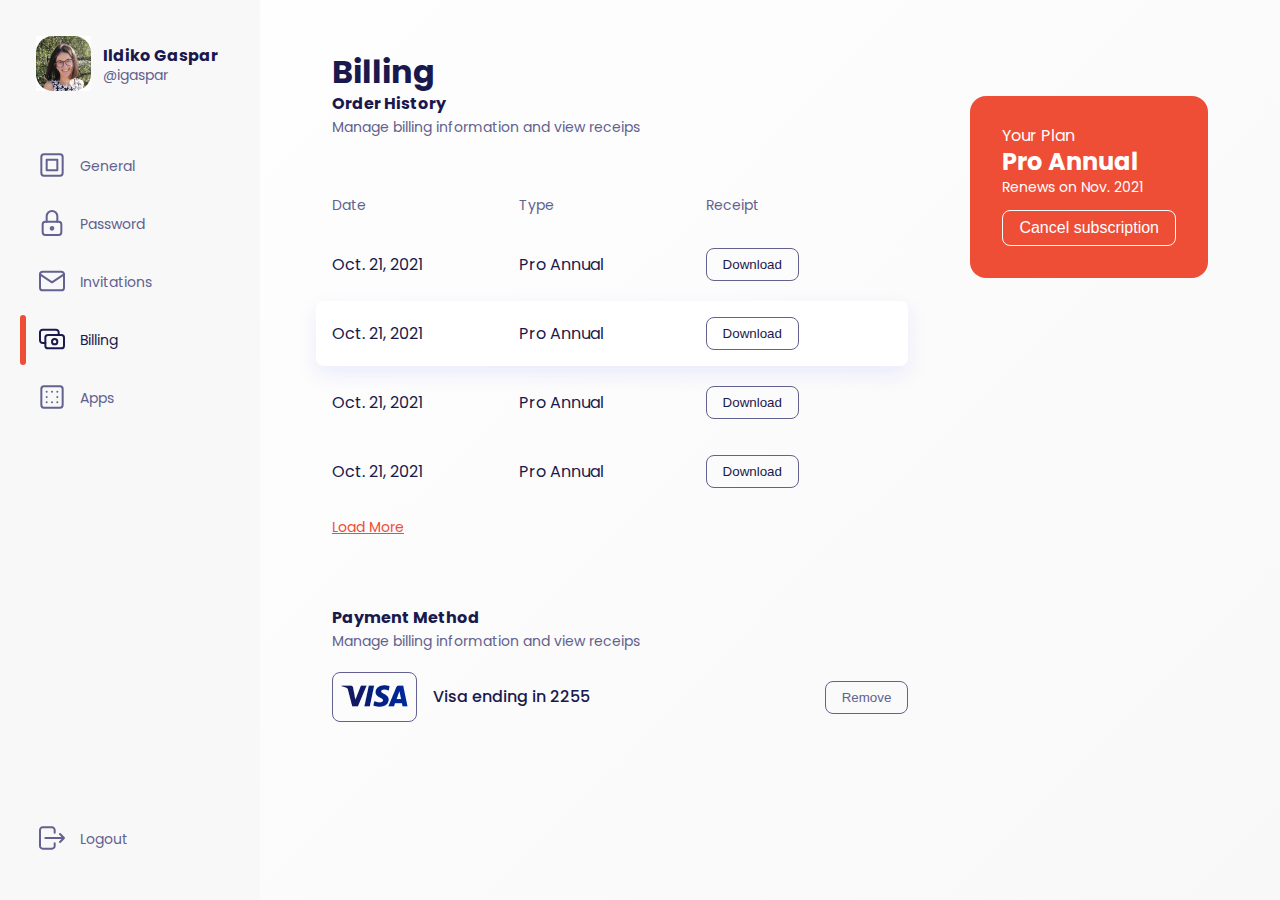
<file: billing-page/index.html>
<!DOCTYPE html>
<html lang="en">

<head>
    <meta charset="UTF-8">
    <meta http-equiv="X-UA-Compatible" content="IE=edge">
    <meta name="viewport" content="width=device-width, initial-scale=1.0">
    <title>Billing Page</title>
    <link rel="stylesheet" href="reset.css">
    <link rel="preconnect" href="https://fonts.googleapis.com">
    <link rel="preconnect" href="https://fonts.gstatic.com" crossorigin>
    <link href="https://fonts.googleapis.com/css2?family=Poppins:wght@400;500;700;800&display=swap" rel="stylesheet">
    <link rel="stylesheet" href="style.css">
</head>

<body>
    <div class="sidebar">
        <div class="profile-info">
            <div class="profile-img">
                <img src="assets/profile.jpg" alt="Profile Image">
            </div>
            <div class="profile-body">
                <h2>Ildiko Gaspar</h2>
                <p>@igaspar</p>
            </div>
        </div>
        <nav>
            <a class="nav-item" href="#">
                <div class="nav-item-icon">
                    <img src="assets/icon-general.svg" alt="General">
                </div>
                General
            </a>
            <a class="nav-item" href="#">
                <div class="nav-item-icon">
                    <img src="assets/icon-password.svg" alt="Password">
                </div>
                Password
            </a>
            <a class="nav-item" href="#">
                <div class="nav-item-icon">
                    <img src="assets/icon-mail.svg" alt="Invitations">
                </div>
                Invitations
            </a>
            <a class="nav-item active" href="#">
                <div class="nav-item-icon">
                    <img src="assets/icon-billing.svg" alt="Billing">
                </div>
                Billing
            </a>
            <a class="nav-item" href="#">
                <div class="nav-item-icon">
                    <img src="assets/icon-apps.svg" alt="Apps">
                </div>
                Apps
            </a>
            <a class="nav-item" href="#">
                <div class="nav-item-icon">
                    <img src="assets/icon-logout.svg" alt="Logout">
                </div>
                Logout
            </a>
            
        </nav>
    </div>
    <main>
        <h1>Billing</h1>
        <div class="main-wrapper">
            <div class="main-left-wrapper">
                <section id="order-history">
                    <h2 class="history-title">Order History</h2>
                    <p class="history-desc"> Manage billing information and view receips</p>
                    <div class="order-content">
                        <div class="table">
                            <div class="row">
                                <div class="column"><h2>Date</h2></div>
                                <div class="column"><h2>Type</h2></div>
                                <div class="column"><h2>Receipt</h2></div>
                            </div>
                            <div class="row">
                                <div class="column"><p>Oct. 21, 2021</p></div>
                                <div class="column"><p>Pro Annual</p></div>
                                <div class="column"><button>Download</button></div>
                            </div>
                            <div class="row active">
                                <div class="column"><p>Oct. 21, 2021</p></div>
                                <div class="column"><p>Pro Annual</p></div>
                                <div class="column"><button>Download</button></div>
                            </div>
                            <div class="row">
                                <div class="column"><p>Oct. 21, 2021</p></div>
                                <div class="column"><p>Pro Annual</p></div>
                                <div class="column"><button>Download</button></div>
                            </div>
                            <div class="row">
                                <div class="column"><p>Oct. 21, 2021</p></div>
                                <div class="column"><p>Pro Annual</p></div>
                                <div class="column"><button>Download</button></div>
                            </div>
                        </div>
                        <a href="#">Load More</a>
                    </div>
                </section>
                <section id="payment">
                    <h3>Payment Method</h3>
                    <p class="payment-pragraph">Manage billing information and view receips</p>
                    <div class="payment-body">
                        <div class="payment-image">
                            <img src="assets/visa.png" alt="visa">
                        </div>
                        <p class="payment-desc">Visa ending in 2255</p>
                        <button>Remove</button>
                    </div>
                </section>
            </div>
            <div class="main-right-wrapper">
                <p class="plan">Your Plan</p>
                <h3>Pro Annual</h3>
                <p class="date-desc">Renews on  Nov. 2021</p>
                <button>Cancel subscription</button>
            </div>
        </div>
    </main>
</body>

</html>
</file>
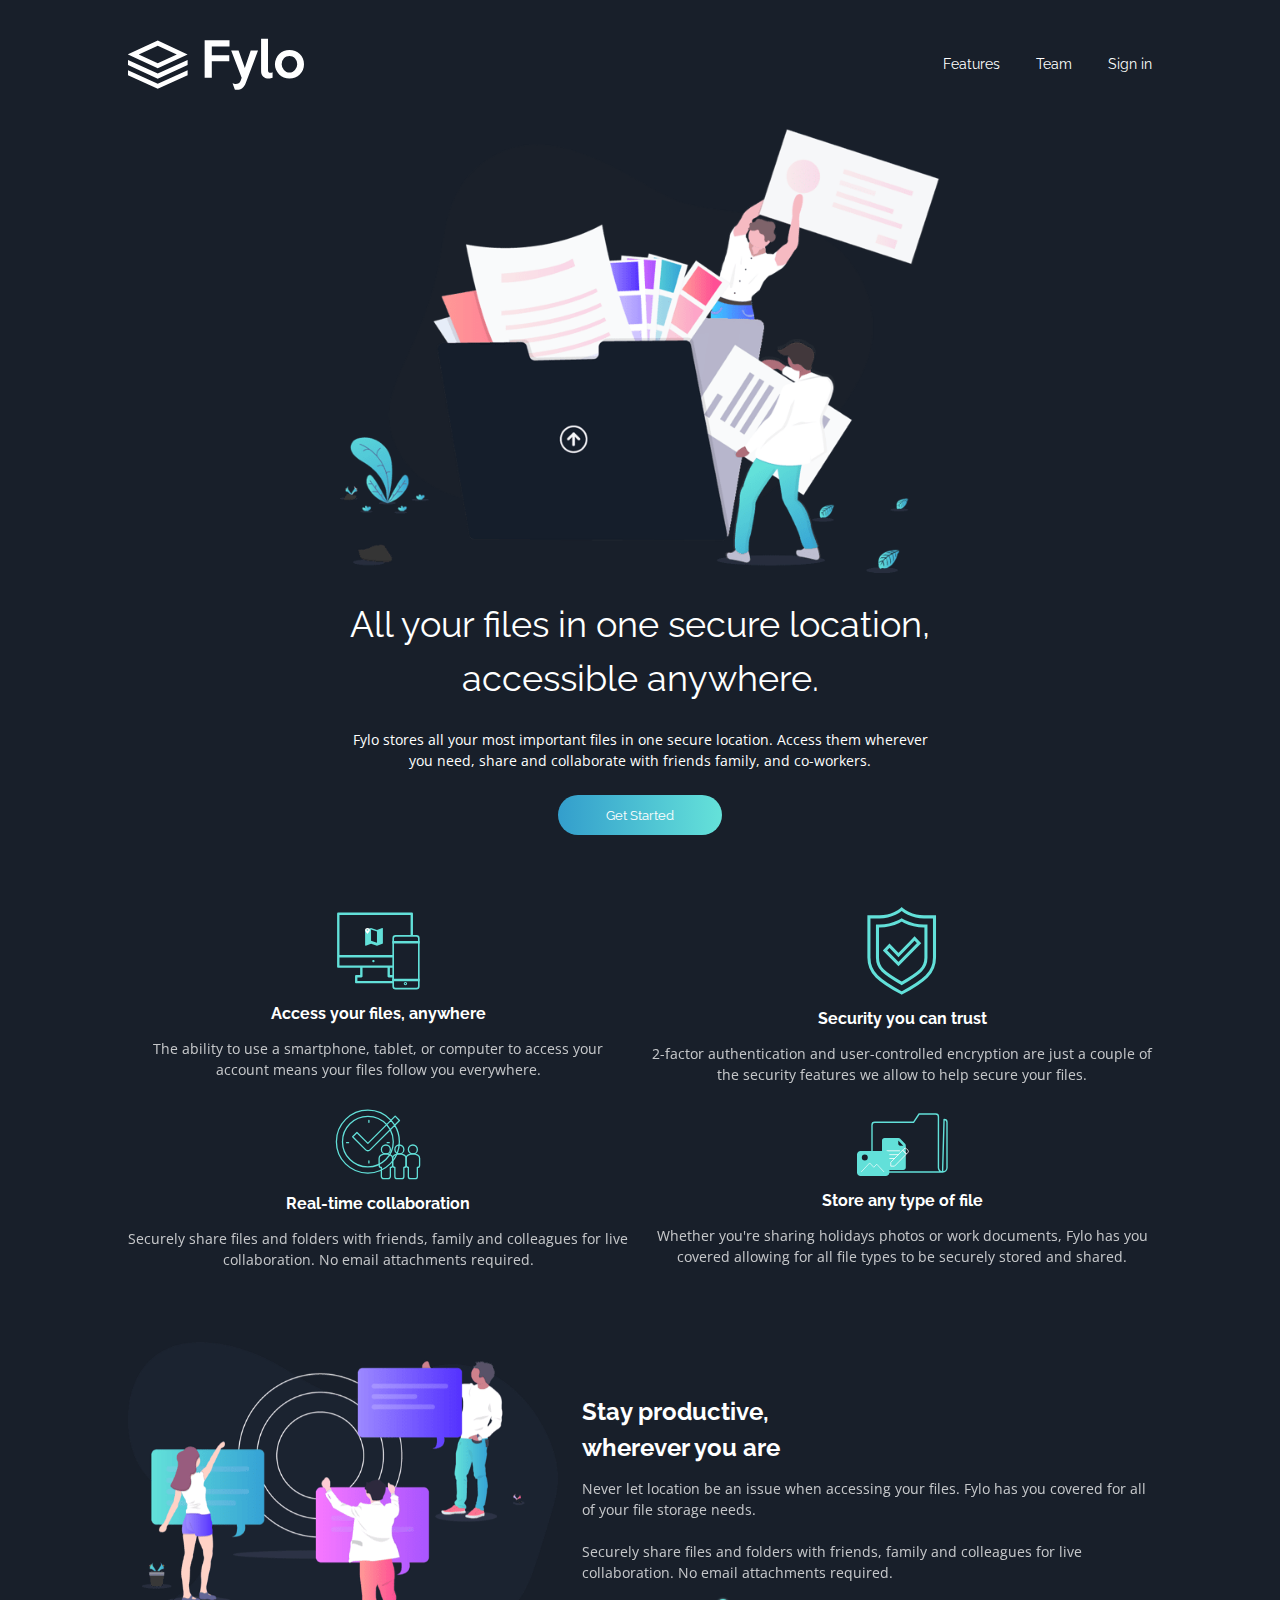
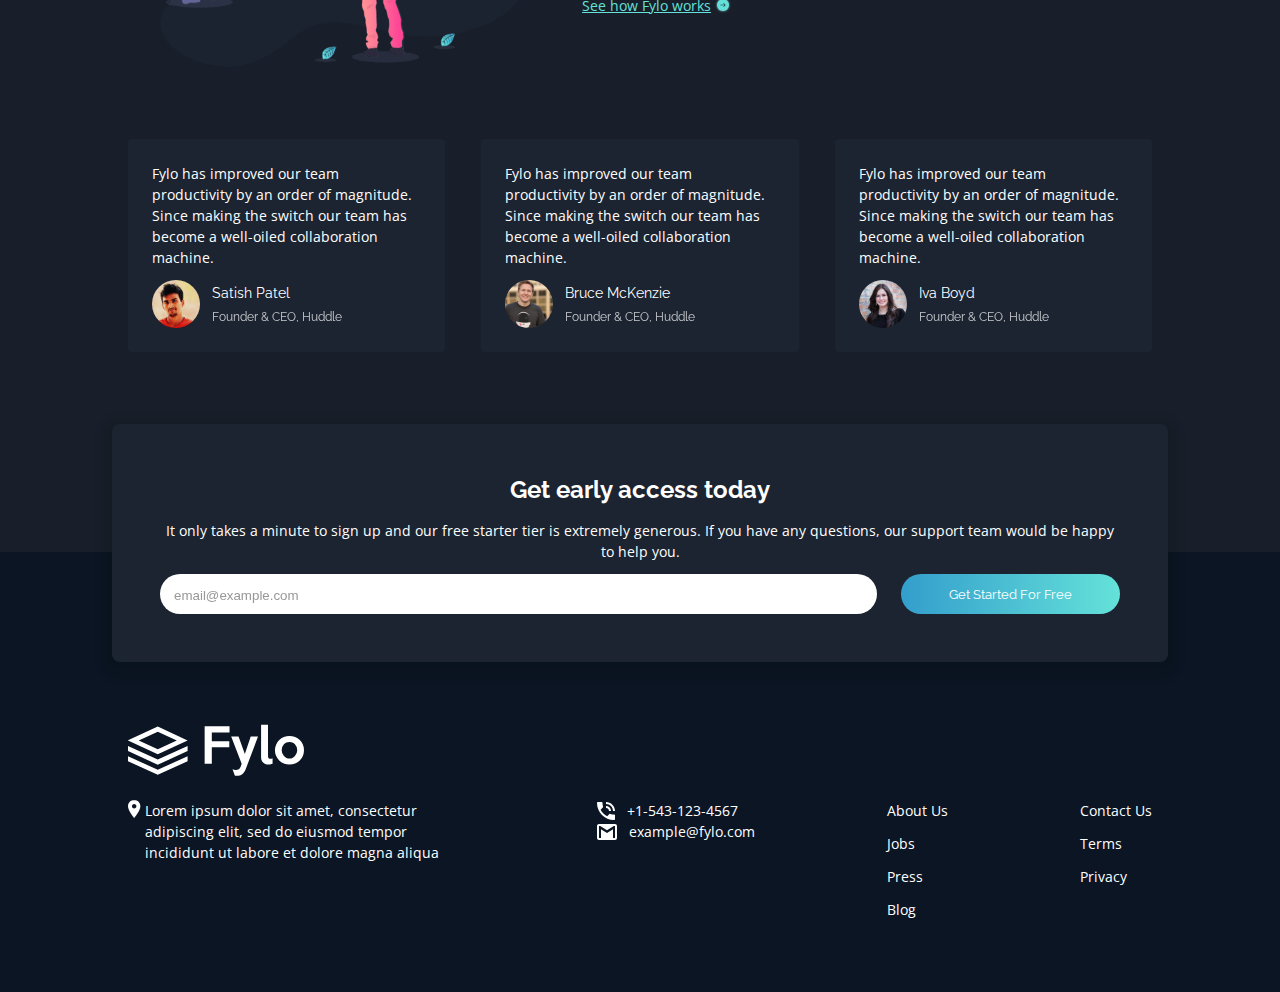
<file: fylo-landing-page/index.html>
<!DOCTYPE html>
<html lang="en">

<head>
  <meta charset="UTF-8">
  <meta name="viewport" content="width=device-width, initial-scale=1.0">
  <!-- displays site properly based on user's device -->

  <link rel="icon" type="image/png" sizes="32x32" href="./images/favicon-32x32.png">
  <title>Frontend Mentor | Fylo landing page with dark theme and features grid</title>

  <link rel="stylesheet" href="reset.css">
  <link rel="preconnect" href="https://fonts.googleapis.com">
  <link rel="preconnect" href="https://fonts.gstatic.com" crossorigin>
  <link href="https://fonts.googleapis.com/css2?family=Open+Sans:wght@400;700&family=Raleway:wght@400;700&display=swap"
    rel="stylesheet">
  <link rel="stylesheet" href="style.css">
</head>

<body>
  <div class="container">
    <header>
      <div class="logo">
        <img src="images/logo.svg" alt="Logo">
      </div>
      <nav>
        <a href="#">Features</a>
        <a href="#">Team</a>
        <a href="#">Sign in</a>
      </nav>
    </header>
    <section id="hero">
      <div class="hero-image">
        <img src="images/illustration-intro.png" alt="Intro">
      </div>
      <h1>All your files in one secure location, accessible anywhere.</h1>
      <p>
        Fylo stores all your most important files in one secure location. Access them wherever
        you need, share and collaborate with friends family, and co-workers.
      </p>
      <button class="primary-button">
        Get Started
      </button>
    </section>
    <section id="features">
      <div class="feature-card">
        <div class="feature-img">
          <img src="images/icon-access-anywhere.svg" alt="Access">
        </div>
        <h3>Access your files, anywhere</h3>
        <p>
          The ability to use a smartphone, tablet, or computer to access your account means your
          files follow you everywhere.
        </p>
      </div>
      <div class="feature-card">
        <div class="feature-img">
          <img src="images/icon-security.svg" alt="Security">
        </div>
        <h3>Security you can trust</h3>
        <p>
          2-factor authentication and user-controlled encryption are just a couple of the security
          features we allow to help secure your files.
        </p>
      </div>
      <div class="feature-card">
        <div class="feature-img">
          <img src="images/icon-collaboration.svg" alt="Collaboration">
        </div>
        <h3>Real-time collaboration</h3>
        <p>
          Securely share files and folders with friends, family and colleagues for live collaboration.
          No email attachments required.
        </p>
      </div>
      <div class="feature-card">
        <div class="feature-img">
          <img src="images/icon-any-file.svg" alt="file">
        </div>
        <h3>Store any type of file</h3>
        <p>
          Whether you're sharing holidays photos or work documents, Fylo has you covered allowing for all
          file types to be securely stored and shared.
        </p>
      </div>
    </section>
    <section id="productive">
      <div class="productive-image">
        <img src="images/illustration-stay-productive.png" alt="Stay Productive">
      </div>
      <div class="productive-content">
        <h2>
          Stay productive, wherever you are
        </h2>
        <p>
          Never let location be an issue when accessing your files. Fylo has you covered for all of your file
          storage needs.
          <br>
          <br>
          Securely share files and folders with friends, family and colleagues for live collaboration. No email
          attachments required.
        </p>
        <a href="#">
          See how Fylo works
          <img src="./images/icon-arrow.svg" aria-hidden="true" />
        </a>
      </div>
    </section>
    <section id="quetos">
      <div class="queto-card">
        <p>Fylo has improved our team productivity by an order of magnitude. Since making the switch our team has
          become a well-oiled collaboration machine.</p>
        <div class="profile-wrapper">
          <div class="profile-image">
            <img src="images/profile-1.jpg" alt="profile">
          </div>
          <div class="profile-content">
            <h5>
              Satish Patel
            </h5>
            <h6>
              Founder & CEO, Huddle
            </h6>
          </div>
        </div>
      </div>
      <div class="queto-card">
        <p>Fylo has improved our team productivity by an order of magnitude. Since making the switch our team has
          become a well-oiled collaboration machine.</p>
        <div class="profile-wrapper">
          <div class="profile-image">
            <img src="images/profile-2.jpg" alt="profile">
          </div>
          <div class="profile-content">
            <h5>
              Bruce McKenzie
            </h5>
            <h6>
              Founder & CEO, Huddle
            </h6>
          </div>
        </div>
      </div>
      <div class="queto-card">
        <p>Fylo has improved our team productivity by an order of magnitude. Since making the switch our team has
          become a well-oiled collaboration machine.</p>
        <div class="profile-wrapper">
          <div class="profile-image">
            <img src="images/profile-3.jpg" alt="profile">
          </div>
          <div class="profile-content">
            <h5>
              Iva Boyd
            </h5>
            <h6>
              Founder & CEO, Huddle
            </h6>
          </div>
        </div>
      </div>
    </section>
    <section id="call-to-action">
      <h2>Get early access today</h2>
      <p>
        It only takes a minute to sign up and our free starter tier is extremely generous. If you have any
        questions, our support team would be happy to help you.
      </p>
      <form>
        <div class="input-wrapper">
          <input type="text" placeholder="email@example.com" />
        </div>
        <div class="button-wrapper">
          <button class="primary-button">Get Started For Free</button>
        </div>
      </form>
    </section>
  </div>
  <footer>
    <div class="container">
      <div class="logo">
        <img src="./images/logo.svg" alt="Logo" />
      </div>
      <div class="footer-bottom">
        <div class="footer-address">
          <img src="./images/icon-location.svg" />
          <p>
            Lorem ipsum dolor sit amet, consectetur adipiscing elit, sed do
            eiusmod tempor incididunt ut labore et dolore magna aliqua
          </p>
        </div>
        <div class="footer-com">
          <div class="item">
            <img src="./images/icon-phone.svg" />
            <p>+1-543-123-4567</p>
          </div>
          <div class="item">
            <img src="./images/icon-email.svg" />
            <p>example@fylo.com</p>
          </div>
        </div>
        <div class="footer-menu">
          <a href="#">About Us</a>
          <a href="#">Jobs</a>
          <a href="#">Press</a>
          <a href="#">Blog</a>
        </div>
        <div class="footer-menu">
          <a href="#">Contact Us</a>
          <a href="#">Terms</a>
          <a href="#">Privacy</a>
        </div>
      </div>
    </div>
  </footer>
</body>

</html>
</file>
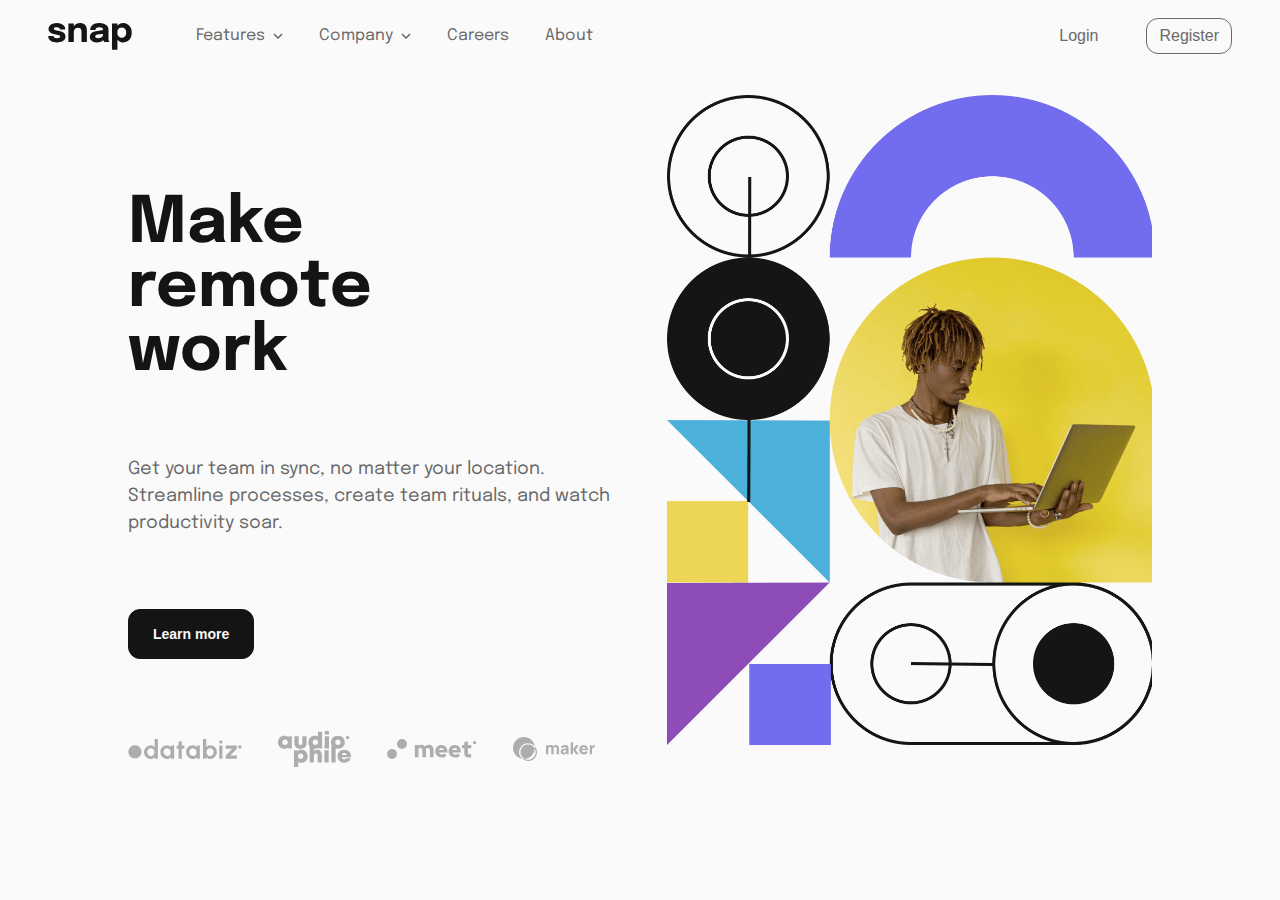
<file: intro-section-with-dropdown-navigation/index.html>
<!DOCTYPE html>
<html lang="en">

<head>
  <meta charset="UTF-8">
  <meta name="viewport" content="width=device-width, initial-scale=1.0">
  <!-- displays site properly based on user's device -->

  <link rel="icon" type="image/png" sizes="32x32" href="./images/favicon-32x32.png">

  <title>Frontend Mentor | Intro section with dropdown navigation</title>
  <link rel="stylesheet" href="style/reset.css">
  <link rel="preconnect" href="https://fonts.googleapis.com">
  <link rel="preconnect" href="https://fonts.gstatic.com" crossorigin>
  <link href="https://fonts.googleapis.com/css2?family=Epilogue:wght@500;700&display=swap" rel="stylesheet">
  <link rel="stylesheet" href="style/main.css">
  
</head>

<body>

  <header>
    <div class="header-nav">
      <div class="header-logo">
        <img src="images/logo.svg" alt="logo">
      </div>
      <nav>
        <ul>
          <li class="feature">
            <a class="arrow" href="#">Features
              <svg width="10" height="6" xmlns="http://www.w3.org/2000/svg">
                <path stroke="#686868" stroke-width="1.5" fill="none" d="m1 1 4 4 4-4" />
              </svg>
            </a>
            <ul class="feature-menu">
              <li>
                <svg width="14" height="16" xmlns="http://www.w3.org/2000/svg">
                  <path
                    d="M14 3v12a1 1 0 0 1-1 1H1a1 1 0 0 1-1-1V3a1 1 0 0 1 1-1h1V1a1 1 0 1 1 2 0v1h2V1a1 1 0 1 1 2 0v1h2V1a1 1 0 0 1 2 0v1h1a1 1 0 0 1 1 1Zm-2 3H2v1h10V6Zm0 3H2v1h10V9Zm0 3H2v1h10v-1Z"
                    fill="#726CEE" />
                </svg>
                <a href="#">Todo List</a>
              </li>
              <li>
                <svg width="16" height="16" xmlns="http://www.w3.org/2000/svg">
                  <path
                    d="M12.667 8.667h-4v4h4v-4ZM11.334 0v1.333H4.667V0h-2v1.333h-1C.75 1.333 0 2.083 0 3v11.333C0 15.25.75 16 1.667 16h12.667C15.25 16 16 15.25 16 14.333V3c0-.917-.75-1.667-1.666-1.667h-1V0h-2Zm3 14.333H1.667V5.5h12.667v8.833Z"
                    fill="#4BB1DA" />
                </svg>
                <a href="#">Calender</a>
              </li>
              <li>
                <svg width="13" height="17" xmlns="http://www.w3.org/2000/svg">
                  <path
                    d="M6.408 13.916c-3.313 0-6-1.343-6-3 0-.612.371-1.18 1-1.654V7.916a5 5 0 0 1 3.041-4.6 2 2 0 0 1 3.507-1.664 2 2 0 0 1 .411 1.664 5.002 5.002 0 0 1 3.041 4.6v1.346c.629.474 1 1.042 1 1.654 0 1.657-2.687 3-6 3Zm0 1c.694 0 1.352-.066 1.984-.16.004.054.016.105.016.16a2 2 0 0 1-4 0c0-.055.012-.106.016-.16.633.094 1.29.16 1.984.16Z"
                    fill="#EDD556" />
                </svg>
                <a href="#">Reminders</a>
              </li>
              <li>
                <svg width="16" height="16" xmlns="http://www.w3.org/2000/svg">
                  <path
                    d="M8 0a8 8 0 1 1 0 16A8 8 0 0 1 8 0Zm0 2.133a5.867 5.867 0 1 0 0 11.734A5.867 5.867 0 0 0 8 2.133ZM8 3.2a4.8 4.8 0 1 1 0 9.6 4.8 4.8 0 0 1 0-9.6Zm-.533 2.667a.533.533 0 0 0-.534.533v2.133c0 .295.24.534.534.534h3.2a.533.533 0 0 0 0-1.067H8V6.4a.533.533 0 0 0-.533-.533Z"
                    fill="#8E4CB6" />
                </svg>
                <a href="#">Planing</a>
              </li>
            </ul>
          </li>
          <li class="company">
            <a class="arrow" href="#">Company
              <svg width="10" height="6" xmlns="http://www.w3.org/2000/svg">
                <path stroke="#686868" stroke-width="1.5" fill="none" d="m1 1 4 4 4-4" />
              </svg>
            </a>
            <ul>
              <li class="company-menu">
                <a href="#">History</a>
                <a href="#">Our Team</a>
                <a href="#">Blog</a>
              </li>
            </ul>
          </li>
          <li><a href="#">Careers</a></li>
          <li><a href="#">About</a></li>
        </ul>
      </nav>
    </div>
    <div class="button-groups">
      <button class="login-btn">Login</button>
      <button class="register-btn">Register</button>
    </div>

    <div class="hamburger-menu-open">
      <img src="./images/icon-menu.svg" alt="">
    </div>
  </header>

  <div class="container">
    <section id="hero">
      <div class="hero-content">
        <h1>
          Make remote work
        </h1>
        <p>
          Get your team in sync, no matter your location. Streamline processes,
          create team rituals, and watch productivity soar.
        </p>
        <div class="hero-button">
          <button>
            Learn more
          </button>
        </div>
        <div class="companies">
          <div class="companiy-item">
            <img src="./images/client-databiz.svg" alt="">
          </div>
          <div class="companiy-item">
            <img src="./images/client-audiophile.svg" alt="">
          </div>
          <div class="companiy-item">
            <img src="./images/client-meet.svg" alt="">
          </div>
          <div class="companiy-item">
            <img src="./images/client-maker.svg" alt="">
          </div>
        </div>
      </div>
      <div class="hero-img">
      </div>
    </section>
  </div>

  <!-- Hamburger Menu -->
  <div class="hamburger-menu-wrapper">
    <div class="overlay"></div>
    <div class="mobile-nav-wrapper">
      <img class="hamburger-menu-close" src="./images/icon-close-menu.svg" alt="Close Icon">
      <nav class="mobile-nav">
        <ul>
          <li class="mobile-feature">
            <a class="arrow" href="#">Features
              <svg width="10" height="6" xmlns="http://www.w3.org/2000/svg">
                <path stroke="#686868" stroke-width="1.5" fill="none" d="m1 1 4 4 4-4" />
              </svg>
            </a>
            <ul class="mobile-feature-menu">
              <li>
                <svg width="14" height="16" xmlns="http://www.w3.org/2000/svg">
                  <path
                    d="M14 3v12a1 1 0 0 1-1 1H1a1 1 0 0 1-1-1V3a1 1 0 0 1 1-1h1V1a1 1 0 1 1 2 0v1h2V1a1 1 0 1 1 2 0v1h2V1a1 1 0 0 1 2 0v1h1a1 1 0 0 1 1 1Zm-2 3H2v1h10V6Zm0 3H2v1h10V9Zm0 3H2v1h10v-1Z"
                    fill="#726CEE" />
                </svg>
                <a href="#">Todo List</a>
              </li>
              <li>
                <svg width="16" height="16" xmlns="http://www.w3.org/2000/svg">
                  <path
                    d="M12.667 8.667h-4v4h4v-4ZM11.334 0v1.333H4.667V0h-2v1.333h-1C.75 1.333 0 2.083 0 3v11.333C0 15.25.75 16 1.667 16h12.667C15.25 16 16 15.25 16 14.333V3c0-.917-.75-1.667-1.666-1.667h-1V0h-2Zm3 14.333H1.667V5.5h12.667v8.833Z"
                    fill="#4BB1DA" />
                </svg>
                <a href="#">Calender</a>
              </li>
              <li>
                <svg width="13" height="17" xmlns="http://www.w3.org/2000/svg">
                  <path
                    d="M6.408 13.916c-3.313 0-6-1.343-6-3 0-.612.371-1.18 1-1.654V7.916a5 5 0 0 1 3.041-4.6 2 2 0 0 1 3.507-1.664 2 2 0 0 1 .411 1.664 5.002 5.002 0 0 1 3.041 4.6v1.346c.629.474 1 1.042 1 1.654 0 1.657-2.687 3-6 3Zm0 1c.694 0 1.352-.066 1.984-.16.004.054.016.105.016.16a2 2 0 0 1-4 0c0-.055.012-.106.016-.16.633.094 1.29.16 1.984.16Z"
                    fill="#EDD556" />
                </svg>
                <a href="#">Reminders</a>
              </li>
              <li>
                <svg width="16" height="16" xmlns="http://www.w3.org/2000/svg">
                  <path
                    d="M8 0a8 8 0 1 1 0 16A8 8 0 0 1 8 0Zm0 2.133a5.867 5.867 0 1 0 0 11.734A5.867 5.867 0 0 0 8 2.133ZM8 3.2a4.8 4.8 0 1 1 0 9.6 4.8 4.8 0 0 1 0-9.6Zm-.533 2.667a.533.533 0 0 0-.534.533v2.133c0 .295.24.534.534.534h3.2a.533.533 0 0 0 0-1.067H8V6.4a.533.533 0 0 0-.533-.533Z"
                    fill="#8E4CB6" />
                </svg>
                <a href="#">Planing</a>
              </li>
            </ul>
          </li>
          <li class="mobile-company">
            <a class="arrow" href="#">Company
              <svg width="10" height="6" xmlns="http://www.w3.org/2000/svg">
                <path stroke="#686868" stroke-width="1.5" fill="none" d="m1 1 4 4 4-4" />
              </svg>
            </a>
            <ul class="mobile-company-menu">
              <li><a href="#">History</a></li>
              <li><a href="#">Our Team</a></li>
              <li><a href="#">Blog</a></li>
            </ul>
          </li>
          <li><a href="#">Careers</a></li>
          <li><a href="#">About</a></li>
        </ul>
      </nav>
      <div class="button-groups">
        <button class="login-btn">Login</button>
        <button class="register-btn">Register</button>
      </div>
    </div>
  </div>
  </div>
  <script src="script.js"></script>
</body>

</html>
</file>
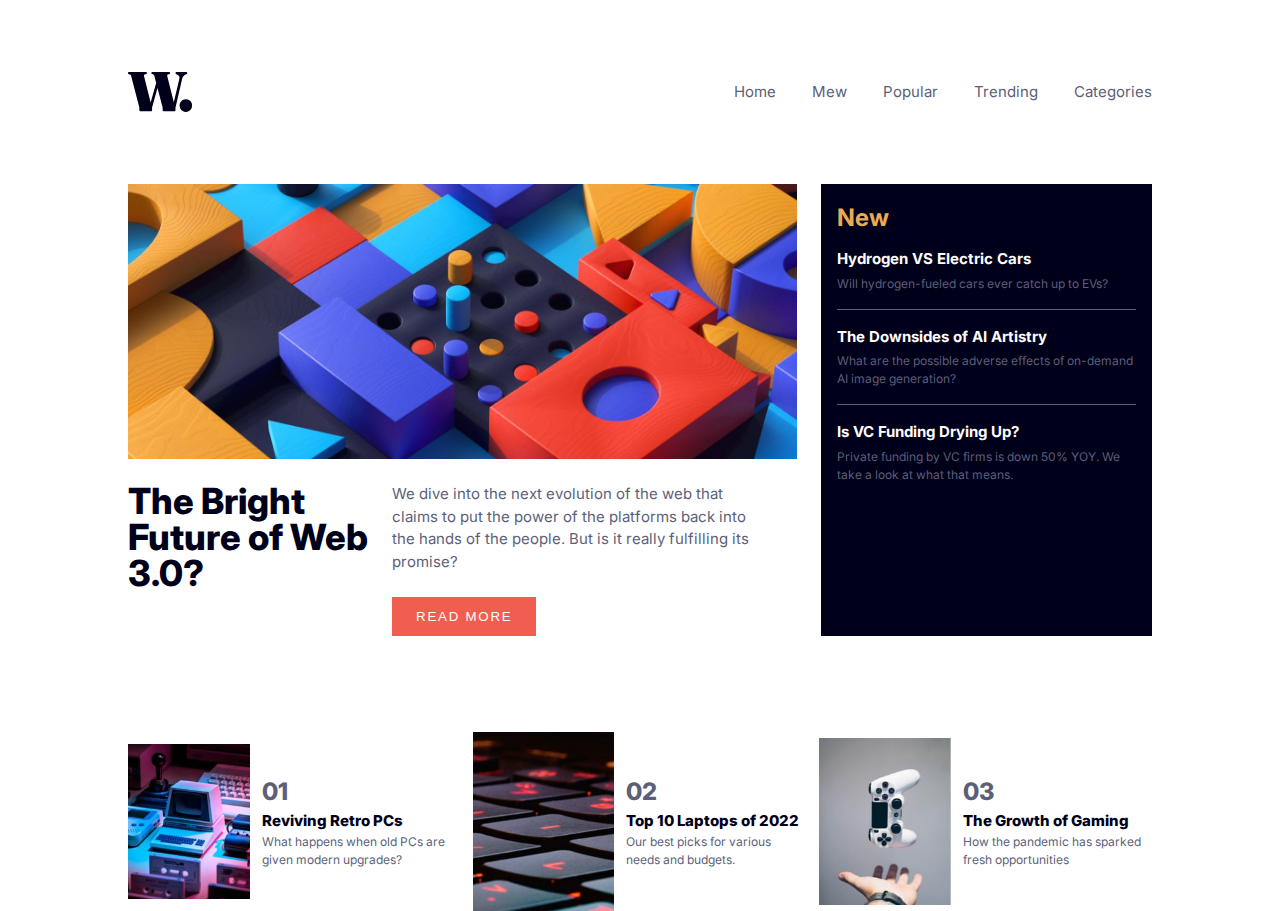
<file: news-homepage/index.html>
<!DOCTYPE html>
<html lang="en">

<head>
  <meta charset="UTF-8">
  <meta name="viewport" content="width=device-width, initial-scale=1.0">
  <!-- displays site properly based on user's device -->

  <link rel="icon" type="image/png" sizes="32x32" href="./assets/images/favicon-32x32.png">

  <title>Frontend Mentor | News homepage</title>

  <link rel="stylesheet" href="reset.css">
  <link rel="preconnect" href="https://fonts.googleapis.com">
  <link rel="preconnect" href="https://fonts.gstatic.com" crossorigin>
  <link href="https://fonts.googleapis.com/css2?family=Inter:wght@400;700;800&display=swap" rel="stylesheet">
  <link rel="stylesheet" href="style.css">
</head>

<body>
  <div class="container">
    <header>
      <div class="header-logo">
        <img src="assets/images/logo.svg" alt="Logo">
      </div>
      <nav class="desktop-nav">
        <a href="#">Home</a>
        <a href="#">Mew</a>
        <a href="#">Popular</a>
        <a href="#">Trending</a>
        <a href="#">Categories</a>
      </nav>
      <img src="assets/images/icon-menu.svg" alt="Icon" class="hamburger-menu-open">
    </header>
    <main>
      <section id="featured-new">
        <div class="featured-img">
          <img src="assets/images/image-web-3-desktop.jpg" alt="Web3">
        </div>
        <div class="featured-content">
          <h1>The Bright Future of Web 3.0?</h1>
          <div class="featured-desc">
            <p>
              We dive into the next evolution of the web that claims to put the power of the platforms back into the
              hands
              of the people.
              But is it really fulfilling its promise?
            </p>
            <button>
              Read more
            </button>
          </div>
        </div>
      </section>
      <section id="news-sidebar">
        <h2>New</h2>
        <div class="sidebar-item">
          <h4> Hydrogen VS Electric Cars</h4>
          <p>Will hydrogen-fueled cars ever catch up to EVs?</p>
        </div>
        <div class="sidebar-item">
          <h4>
            The Downsides of AI Artistry</h4>
          <p>What are the possible adverse effects of on-demand AI image generation?</p>
        </div>
        <div class="sidebar-item">
          <h4> Is VC Funding Drying Up?</h4>
          <p> Private funding by VC firms is down 50% YOY. We take a look at what that means.</p>
        </div>
      </section>
      <section id="news-bottom">
        <div class="bottom-item">
          <div class="bottom-image">
            <img src="assets/images/image-retro-pcs.jpg" alt="Retro">
          </div>
          <div class="bottom-content">
            <p class="news-number">01</p>
            <h3>Reviving Retro PCs</h3>
            <p class="news-bottom-desc">
              What happens when old PCs are given modern upgrades?
            </p>
          </div>
        </div>
        <div class="bottom-item">
          <div class="bottom-image">
            <img src="assets/images/image-top-laptops.jpg" alt="Retro">
          </div>
          <div class="bottom-content">
            <p class="news-number">02</p>
            <h3>Top 10 Laptops of 2022</h3>
            <p class="news-bottom-desc">
              Our best picks for various needs and budgets.
            </p>
          </div>
        </div>
        <div class="bottom-item">
          <div class="bottom-image">
            <img src="assets/images/image-gaming-growth.jpg" alt="Retro">
          </div>
          <div class="bottom-content">
            <p class="news-number">03</p>
            <h3>The Growth of Gaming</h3>
            <p class="news-bottom-desc">
              How the pandemic has sparked fresh opportunities
            </p>
          </div>
        </div>
      </section>
    </main>

    <!-- Hamburger Menu -->
    <div class="hamburger-menu-wrapper">
      <div class="overlay"></div>
      <div class="mobile-nav-wrapper">
        <img class="hamburger-menu-close" src="assets/images/icon-menu-close.svg" alt="Close Icon">
        <nav class="mobile-nav">
          <a href="#">Home</a>
          <a href="#">Mew</a>
          <a href="#">Popular</a>
          <a href="#">Trending</a>
          <a href="#">Categories</a>
        </nav>
      </div>
    </div>
  </div>
  <script src="main.js"></script>
</body>

</html>
</file>
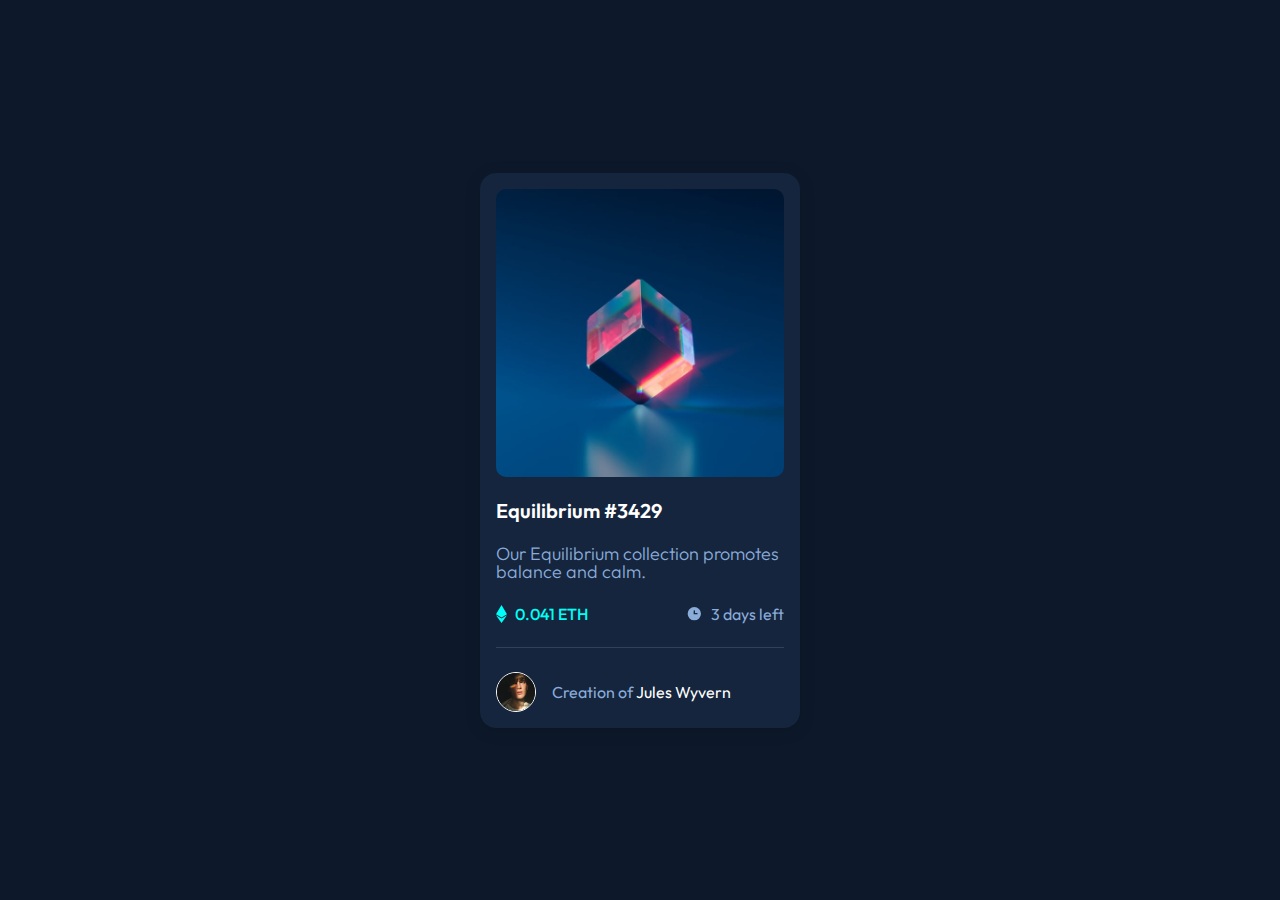
<file: nft-preview-card-component/index.html>
<!DOCTYPE html>
<html lang="en">

<head>
  <meta charset="UTF-8">
  <meta name="viewport" content="width=device-width, initial-scale=1.0">
  <!-- displays site properly based on user's device -->

  <link rel="icon" type="image/png" sizes="32x32" href="./images/favicon-32x32.png">

  <title>Frontend Mentor | NFT preview card component</title>
  <link rel="stylesheet" href="style/reset.css">
  <link rel="preconnect" href="https://fonts.googleapis.com">
  <link rel="preconnect" href="https://fonts.gstatic.com" crossorigin>
  <link href="https://fonts.googleapis.com/css2?family=Outfit:wght@300;400;600&display=swap" rel="stylesheet">
  <link rel="stylesheet" href="style/main.css">
</head>

<body>
  <div class="card">
    <div class="images">
      <div class="card-img">
        <img src="images/image-equilibrium.jpg" alt="">
      </div>
      <div class="card-img-overlay">
        <img src="images/icon-view.svg" alt="">
      </div>
    </div>
    <div class="card-body">
      <h1>Equilibrium #3429</h1>
      <p class="card-desc">
        Our Equilibrium collection promotes balance and calm.
      </p>
      <div class="card-content">
        <div class="card-content-item">
          <img src="images/icon-ethereum.svg" alt="etherem">
          <p class="eth-paragraph">0.041 ETH</p>
        </div>
        <div class="card-content-item">
          <img src="images/icon-clock.svg" alt="clock">
          <p class="day-paragraph">3 days left</p>
        </div>
      </div>
      <div class="card-footer">
        <div class="card-footer-img">
          <img src="images/image-avatar.png" alt="Avatar">
        </div>
        <p>Creation of <span>Jules Wyvern</span></p>
      </div>
    </div>
  </div>
</body>

</html>
</file>
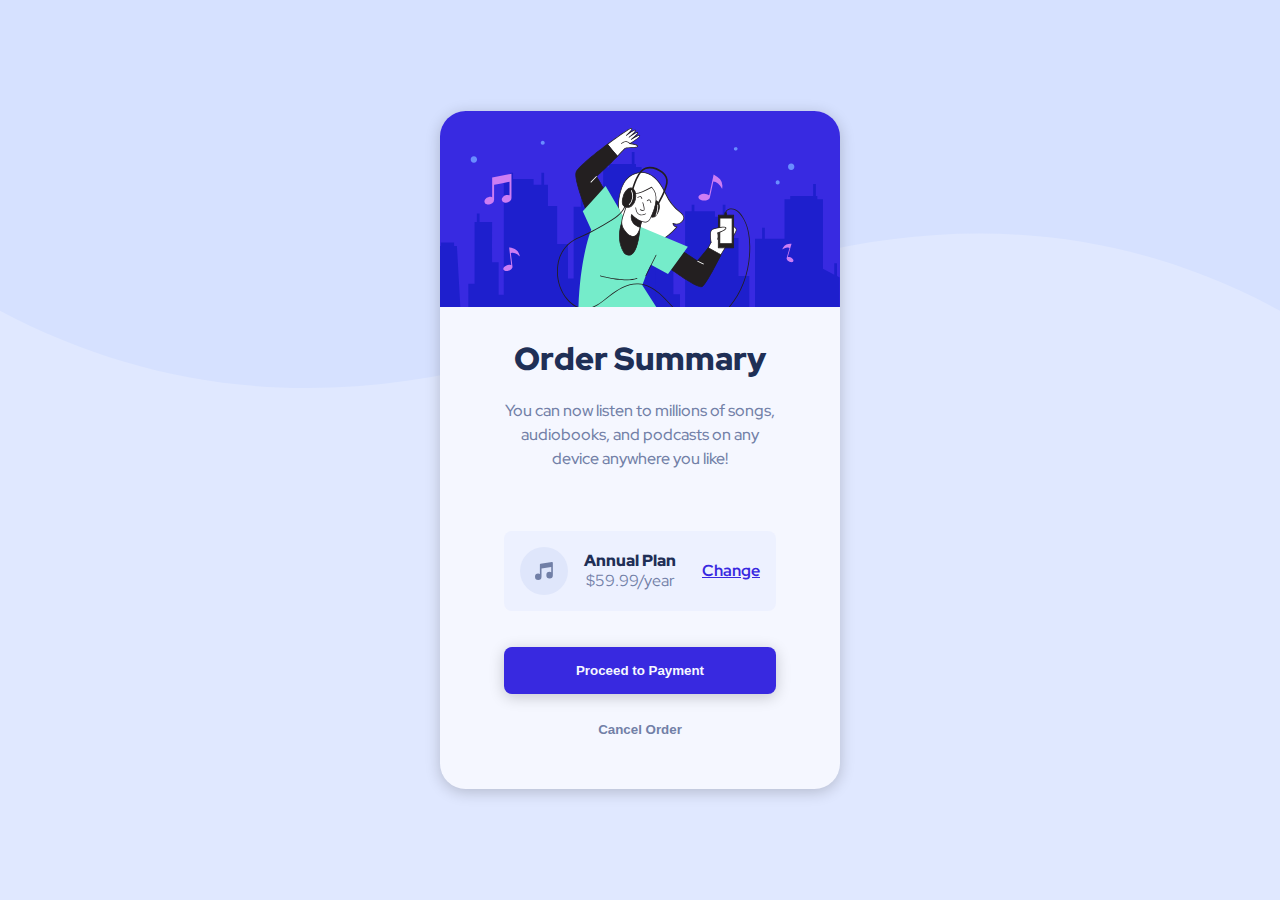
<file: order-summary-component/index.html>
<!DOCTYPE html>
<html lang="en">

<head>
  <meta charset="UTF-8">
  <meta name="viewport" content="width=device-width, initial-scale=1.0">
  <!-- displays site properly based on user's device -->

  <link rel="icon" type="image/png" sizes="32x32" href="./images/favicon-32x32.png">

  <title>Frontend Mentor | Order summary card</title>
  <link rel="stylesheet" href="style/reset.css">
  <link rel="preconnect" href="https://fonts.googleapis.com">
  <link rel="preconnect" href="https://fonts.gstatic.com" crossorigin>
  <link href="https://fonts.googleapis.com/css2?family=Red+Hat+Display:wght@500;700;900&display=swap" rel="stylesheet">
  <link rel="stylesheet" href="style/main.css">
</head>

<body>
  <div class="card">
    <div class="card-image">
      <img src="images/illustration-hero.svg" alt="">
    </div>
    <div class="card-body">
      <div class="card-content">
        <h1>Order Summary</h1>
        <p class="card-content-desc">You can now listen to millions of songs, audiobooks, and podcasts on any
          device anywhere you like!
        </p>
      </div>
      <div class="payment">
        <div class="payment-content">
          <img src="images/icon-music.svg" alt="">
          <div class="payment-content-desc">
            <h4>Annual Plan</h4>
            <p class="price">$59.99/year</p>
          </div>
        </div>
        <a href="#">Change</a>
      </div>
      <div class="button-groups">
        <button class="payment-button">Proceed to Payment</button>
        <button class="cancel-button">Cancel Order</button>
      </div>
    </div>
  </div>
</body>

</html>
</file>
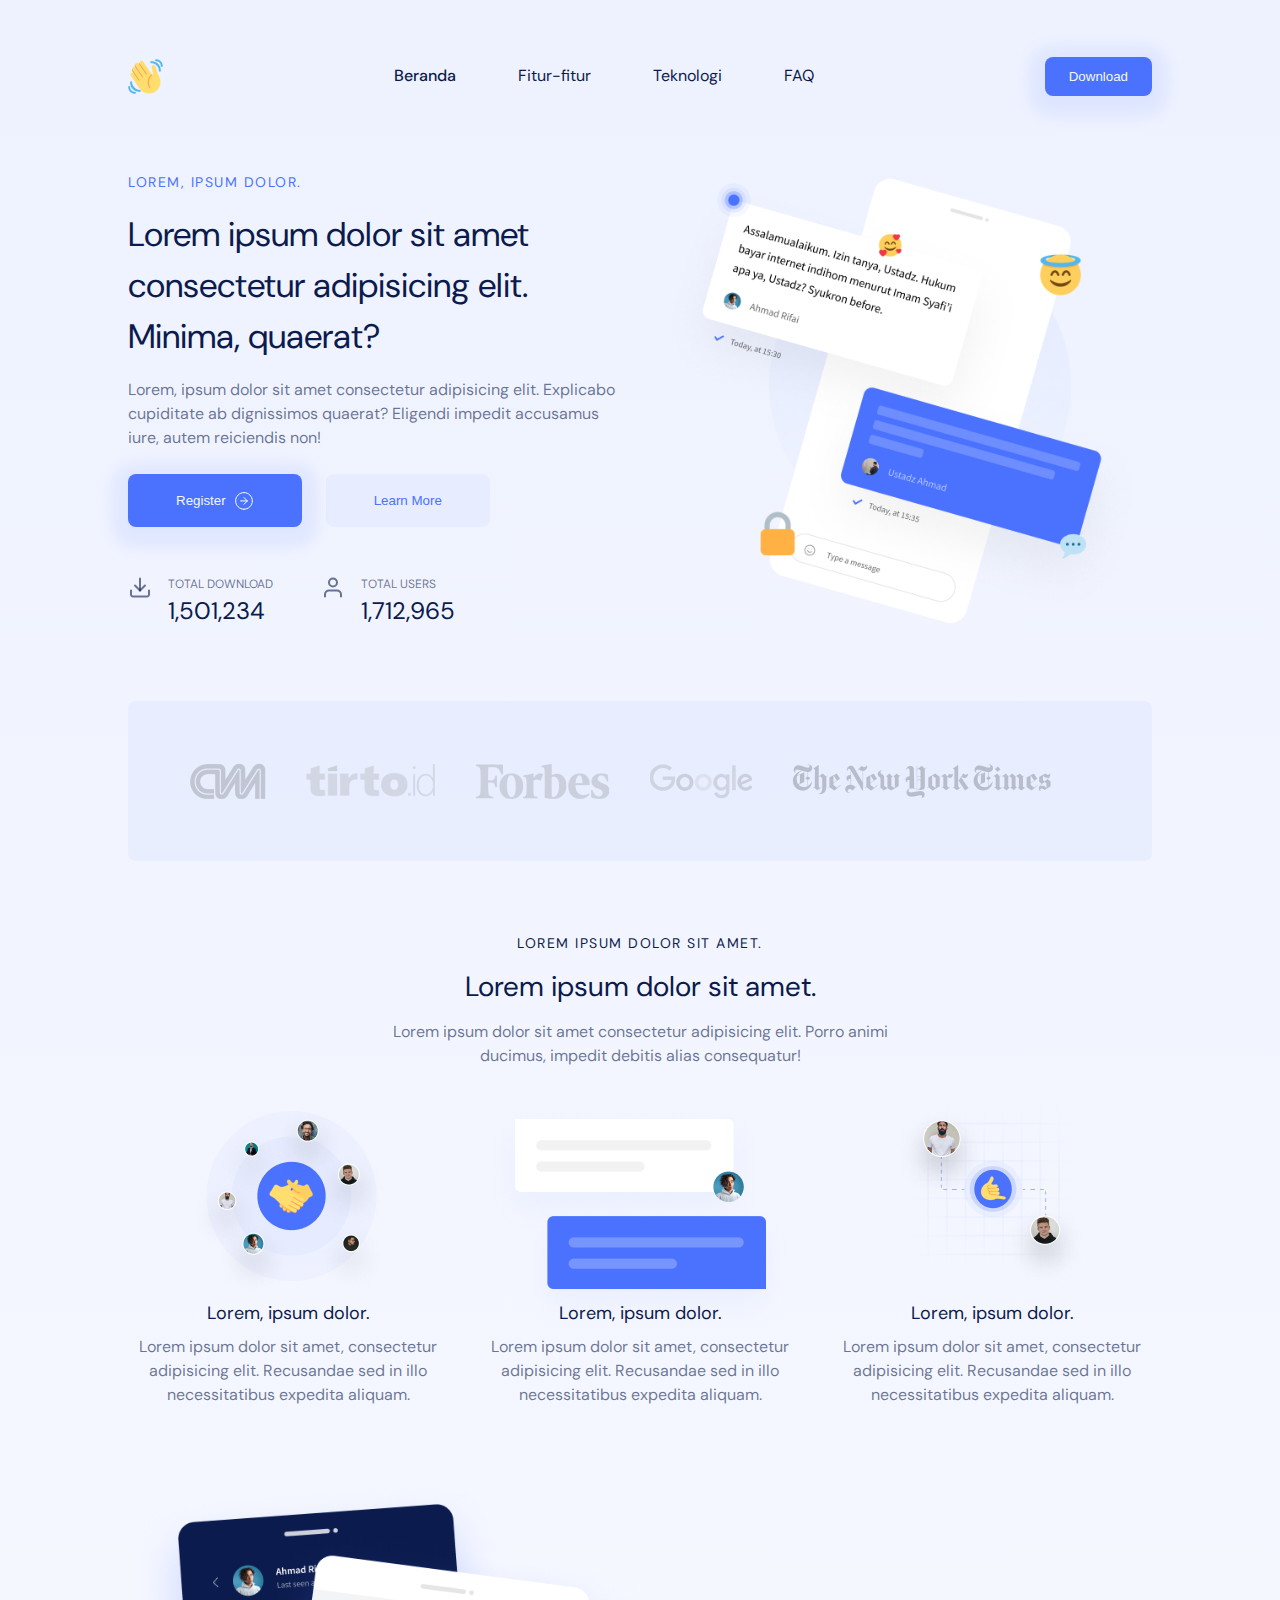
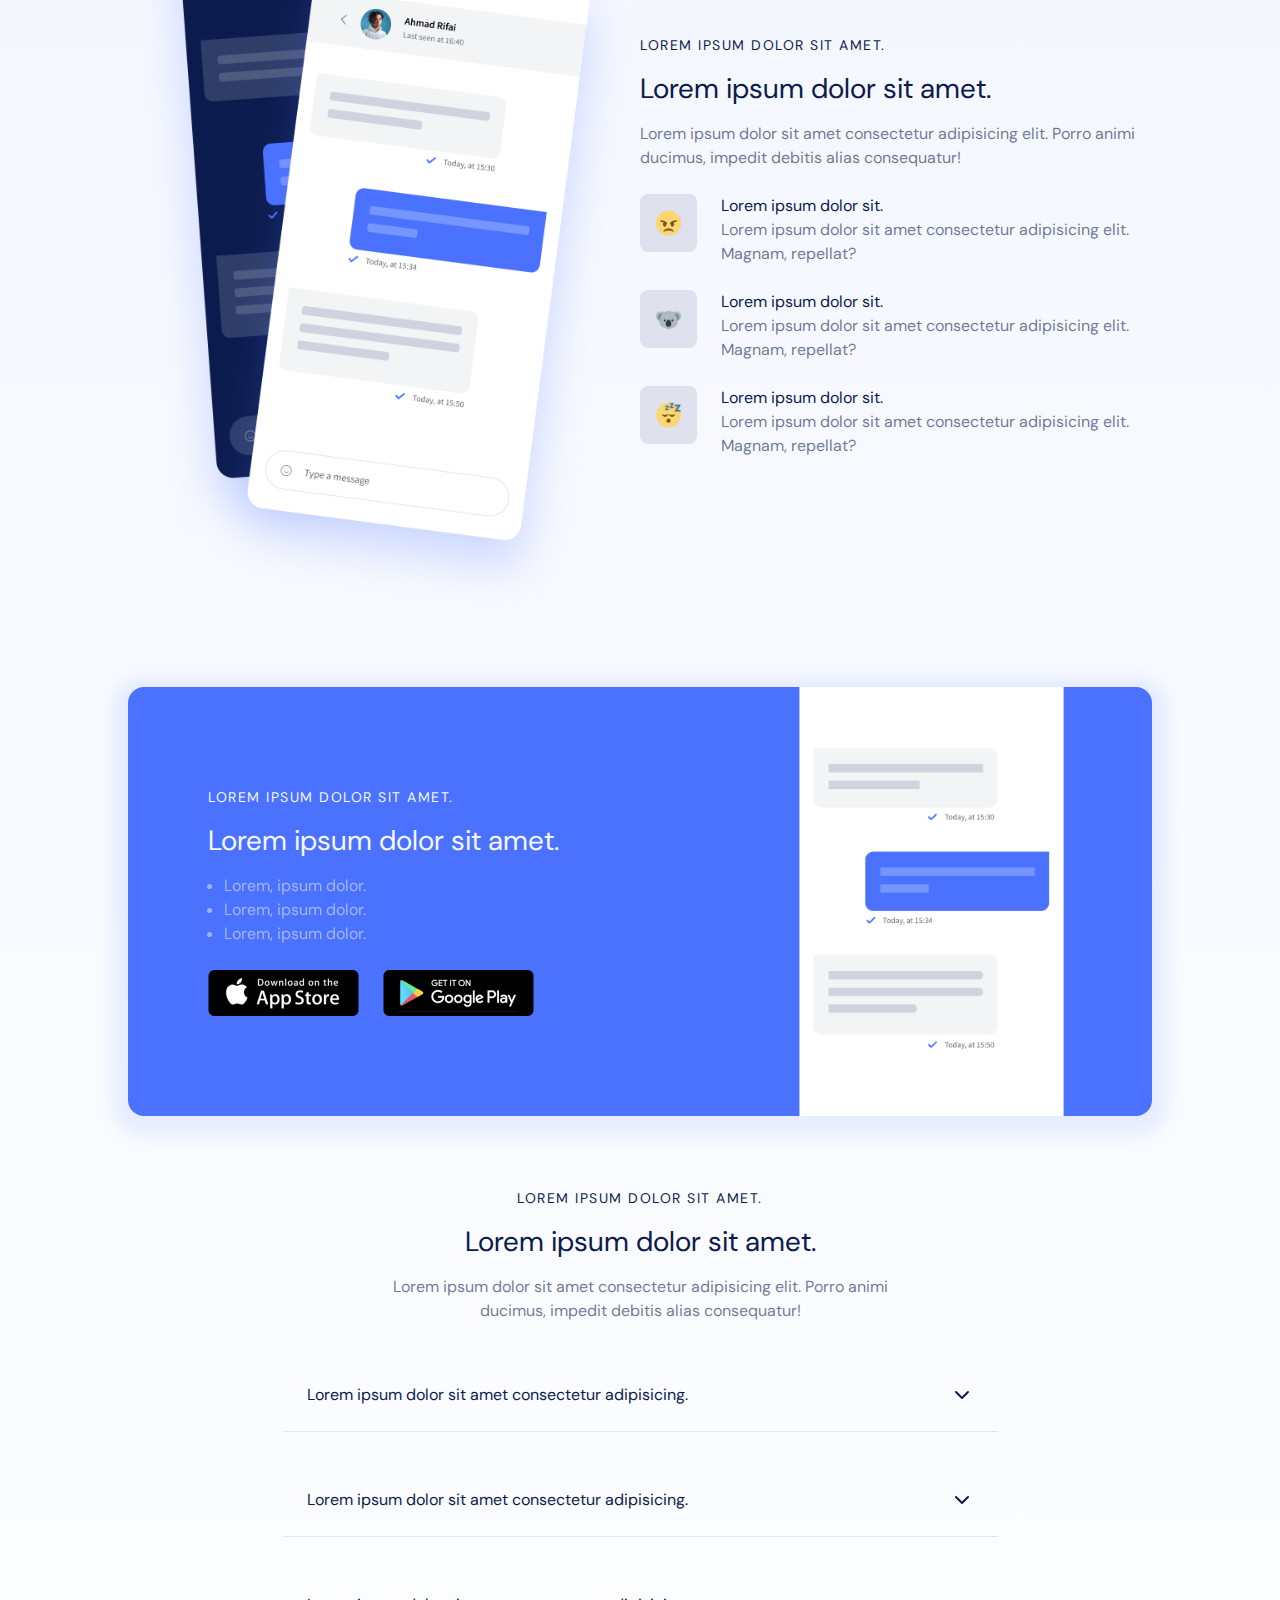
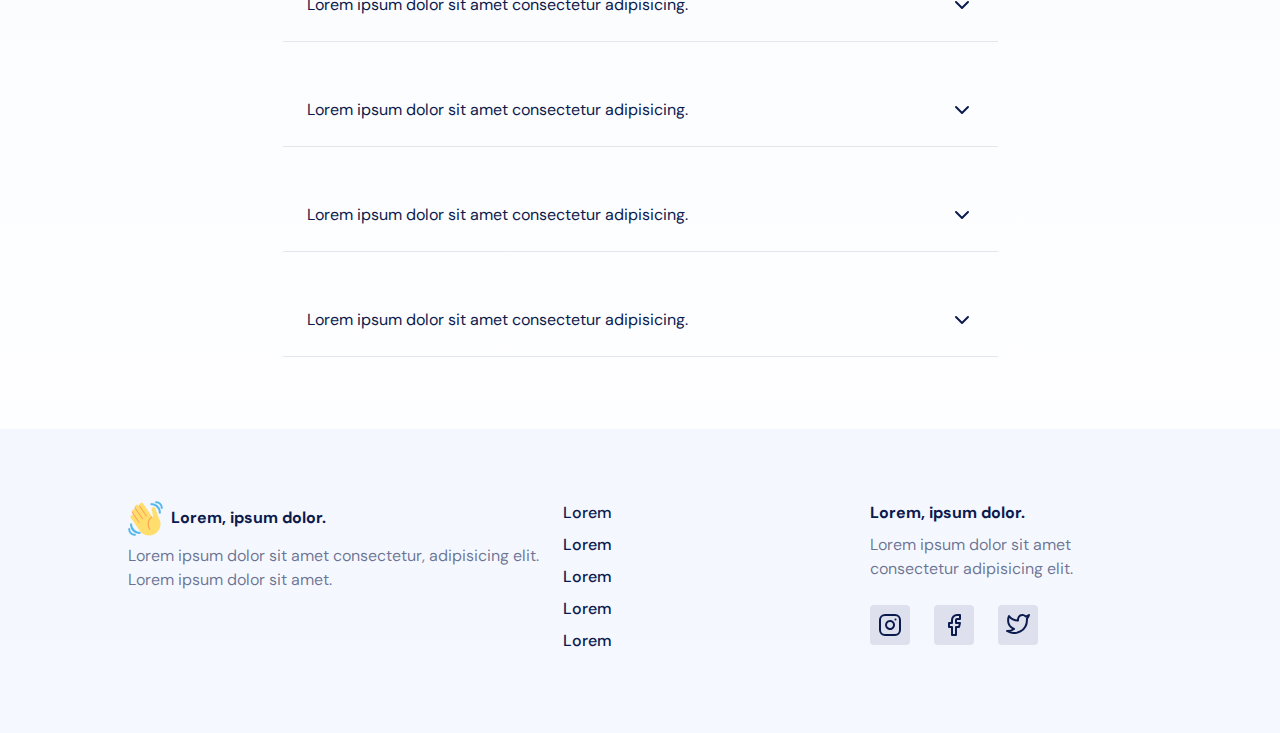
<file: product-landing-page/index.html>
<!DOCTYPE html>
<html lang="en">

<head>
    <meta charset="UTF-8">
    <meta http-equiv="X-UA-Compatible" content="IE=edge">
    <meta name="viewport" content="width=device-width, initial-scale=1.0">
    <title>Product Landing Page</title>

    <link rel="stylesheet" href="style/reset.css">
    <link rel="preconnect" href="https://fonts.googleapis.com">
    <link rel="preconnect" href="https://fonts.gstatic.com" crossorigin>
    <link href="https://fonts.googleapis.com/css2?family=DM+Sans:wght@400;500;700&display=swap" rel="stylesheet">
    <link rel="stylesheet" href="style/main.css">
</head>

<body>
    <div class="container">
        <header>
            <div class="logo">
                <img src="assets/logo.png" alt="Logo">
            </div>
            <nav class="desktop-nav">
                <a class="active" href="#">Beranda</a>
                <a href="#">Fitur-fitur</a>
                <a href="#">Teknologi</a>
                <a href="#">FAQ</a>
            </nav>
            <button class="button primary-button">
                Download
            </button>
            <img src="assets/icon-menu.svg" alt="Icon" class="hamburger-menu-open">
        </header>

        <section id="hero">
            <div class="hero-body">
                <h3 class="sub-title">Lorem, ipsum dolor.</h3>
                <h1 class="hero-title">Lorem ipsum dolor sit amet consectetur adipisicing elit. Minima, quaerat?</h1>
                <p>Lorem, ipsum dolor sit amet consectetur adipisicing elit. Explicabo cupiditate ab dignissimos quaerat? Eligendi impedit accusamus iure, autem reiciendis non!</p>
                <div class="hero-actions">
                    <button class="button primary-button">Register
                        <img src="assets/arrow-right-circle.svg" alt="arrow" aria-hidden="true">
                    </button>
                    <button class="button secondary-button">Learn More</button>
                </div>
                <div class="hero-analytics">
                    <div class="hero-analytic-item">
                        <div class="hero-analytic-item-icon">
                            <img src="assets/download.svg" aria-hidden="true">
                        </div>
                        <div class="hero-analytic-item-body">
                            <h5>Total Download</h5>
                            <h3>1,501,234</h3>
                        </div>
                    </div>
                    <div class="hero-analytic-item">
                        <div class="hero-analytic-item-icon">
                            <img src="assets/user.svg" aria-hidden="true">
                        </div>
                        <div class="hero-analytic-item-body">
                            <h5>Total Users</h5>
                            <h3>1,712,965</h3>
                        </div>
                    </div>
                </div>
            </div>
            <div class="hero-img">
                <img src="assets/hero-image.png" alt="hero img alt">
            </div>
        </section>

        <section id="companies">
            <div class="companiy-item"><img src="assets/logo-1.png" alt=""></div>
            <div class="companiy-item"><img src="assets/logo-2.png" alt=""></div>
            <div class="companiy-item"><img src="assets/logo-3.png" alt=""></div>
            <div class="companiy-item"><img src="assets/logo-4.png" alt=""></div>
            <div class="companiy-item"><img src="assets/logo-5.png" alt=""></div>
        </section>

        <section id="features-horizontal">
            <div class="section-introduction">
                <h3 class="section-sub-title">
                    Lorem ipsum dolor sit amet.
                </h3>
                <h2 class="section-title">
                    Lorem ipsum dolor sit amet.
                </h2>
                <p class="section-description">
                    Lorem ipsum dolor sit amet consectetur adipisicing elit. Porro animi ducimus, impedit debitis alias consequatur!
                </p>
            </div>
            <div class="section-body">
                <div class="feature-item">
                    <div class="feature-item-img">
                        <img src="assets/feature-1.png" alt="">
                    </div>
                    <h3 class="feature-item-title">Lorem, ipsum dolor.</h3>
                    <p class="feature-item-description">Lorem ipsum dolor sit amet, consectetur adipisicing elit. Recusandae sed in illo necessitatibus expedita aliquam.</p>
                </div>
                <div class="feature-item">
                    <div class="feature-item-img">
                        <img src="assets/feature-2.png" alt="">
                    </div>
                    <h3 class="feature-item-title">Lorem, ipsum dolor.</h3>
                    <p class="feature-item-description">Lorem ipsum dolor sit amet, consectetur adipisicing elit. Recusandae sed in illo necessitatibus expedita aliquam.</p>
                </div>
                <div class="feature-item">
                    <div class="feature-item-img">
                        <img src="assets/feature-3.png" alt="">
                    </div>
                    <h3 class="feature-item-title">Lorem, ipsum dolor.</h3>
                    <p class="feature-item-description">Lorem ipsum dolor sit amet, consectetur adipisicing elit. Recusandae sed in illo necessitatibus expedita aliquam.</p>
                </div>
            </div>
        </section>

        <section id="features-vertical">
            <div class="feature-img">
                <img src="assets/user-comment.png" alt="">
            </div>
            <div class="feature-body">
                <div class="section-introduction">
                    <h3 class="section-sub-title">
                        Lorem ipsum dolor sit amet.
                    </h3>
                    <h2 class="section-title">
                        Lorem ipsum dolor sit amet.
                    </h2>
                    <p class="section-description">
                        Lorem ipsum dolor sit amet consectetur adipisicing elit. Porro animi ducimus, impedit debitis alias consequatur!
                    </p>
                </div>
                <div class="section-body">
                    <div class="feature-item">
                        <div class="feature-item-img">
                            <img src="assets/user-comment-1.png" alt="">
                        </div>
                        <div class="feature-item-body">
                            <h3>Lorem ipsum dolor sit.</h3>
                            <p>Lorem ipsum dolor sit amet consectetur adipisicing elit. Magnam, repellat?</p>
                        </div>
                    </div>
                    <div class="feature-item">
                        <div class="feature-item-img">
                            <img src="assets/user-comment-2.png" alt="">
                        </div>
                        <div class="feature-item-body">
                            <h3>Lorem ipsum dolor sit.</h3>
                            <p>Lorem ipsum dolor sit amet consectetur adipisicing elit. Magnam, repellat?</p>
                        </div>
                    </div>
                    <div class="feature-item">
                        <div class="feature-item-img">
                            <img src="assets/user-comment-3.png" alt="">
                        </div>
                        <div class="feature-item-body">
                            <h3>Lorem ipsum dolor sit.</h3>
                            <p>Lorem ipsum dolor sit amet consectetur adipisicing elit. Magnam, repellat?</p>
                        </div>
                    </div>
                </div>
            </div>
        </section>

        <section id="stores">
            <div class="section-introduction">
                <h3 class="section-sub-title">
                    Lorem ipsum dolor sit amet.
                </h3>
                <h2 class="section-title">
                    Lorem ipsum dolor sit amet.
                </h2>
                <ul class="section-description">
                   <li>Lorem, ipsum dolor.</li>
                   <li>Lorem, ipsum dolor.</li>
                   <li>Lorem, ipsum dolor.</li> 
                </ul>
            </div>
            <div class="section-body">
                <img src="assets/app-store.png" alt="">
                <img src="assets/android.png" alt="">
            </div>
            <img class="store-img" src="assets/download-app.png" alt="">
        </section>

        <section id="faq">
            <div class="section-introduction">
                <h3 class="section-sub-title">
                    Lorem ipsum dolor sit amet.
                </h3>
                <h2 class="section-title">
                    Lorem ipsum dolor sit amet.
                </h2>
                <p class="section-description">
                    Lorem ipsum dolor sit amet consectetur adipisicing elit. Porro animi ducimus, impedit debitis alias consequatur!
                </p>
            </div>
            <div class="section-body">
                <div class="faq-item">
                    <div class="faq-header">
                        <h3>Lorem ipsum dolor sit amet consectetur adipisicing.</h3>
                        <svg width="24" height="24" viewBox="0 0 24 24" fill="none" xmlns="http://www.w3.org/2000/svg">
                            <path d="M6 9L12 15L18 9" stroke="#0C1B4D" stroke-width="2" stroke-linecap="round" stroke-linejoin="round"/>
                            </svg>                            
                    </div>
                    <div class="faq-body">
                        Lorem ipsum dolor sit amet consectetur, adipisicing elit. Dolor aut fugit excepturi esse earum alias optio ullam quibusdam! Dolorum, delectus.
                    </div>
                </div>
                <div class="faq-item">
                    <div class="faq-header">
                        <h3>Lorem ipsum dolor sit amet consectetur adipisicing.</h3>
                        <svg width="24" height="24" viewBox="0 0 24 24" fill="none" xmlns="http://www.w3.org/2000/svg">
                            <path d="M6 9L12 15L18 9" stroke="#0C1B4D" stroke-width="2" stroke-linecap="round" stroke-linejoin="round"/>
                            </svg>
                            
                    </div>
                    <div class="faq-body">
                        Lorem ipsum dolor sit amet consectetur, adipisicing elit. Dolor aut fugit excepturi esse earum alias optio ullam quibusdam! Dolorum, delectus.
                    </div>
                </div>
                <div class="faq-item">
                    <div class="faq-header">
                        <h3>Lorem ipsum dolor sit amet consectetur adipisicing.</h3>
                        <svg width="24" height="24" viewBox="0 0 24 24" fill="none" xmlns="http://www.w3.org/2000/svg">
                            <path d="M6 9L12 15L18 9" stroke="#0C1B4D" stroke-width="2" stroke-linecap="round" stroke-linejoin="round"/>
                            </svg>
                            
                    </div>
                    <div class="faq-body">
                        Lorem ipsum dolor sit amet consectetur, adipisicing elit. Dolor aut fugit excepturi esse earum alias optio ullam quibusdam! Dolorum, delectus.
                    </div>
                </div>
                <div class="faq-item">
                    <div class="faq-header">
                        <h3>Lorem ipsum dolor sit amet consectetur adipisicing.</h3>
                        <svg width="24" height="24" viewBox="0 0 24 24" fill="none" xmlns="http://www.w3.org/2000/svg">
                            <path d="M6 9L12 15L18 9" stroke="#0C1B4D" stroke-width="2" stroke-linecap="round" stroke-linejoin="round"/>
                            </svg>
                            
                    </div>
                    <div class="faq-body">
                        Lorem ipsum dolor sit amet consectetur, adipisicing elit. Dolor aut fugit excepturi esse earum alias optio ullam quibusdam! Dolorum, delectus.
                    </div>
                </div>
                <div class="faq-item">
                    <div class="faq-header">
                        <h3>Lorem ipsum dolor sit amet consectetur adipisicing.</h3>
                        <svg width="24" height="24" viewBox="0 0 24 24" fill="none" xmlns="http://www.w3.org/2000/svg">
                            <path d="M6 9L12 15L18 9" stroke="#0C1B4D" stroke-width="2" stroke-linecap="round" stroke-linejoin="round"/>
                            </svg>
                            
                    </div>
                    <div class="faq-body">
                        Lorem ipsum dolor sit amet consectetur, adipisicing elit. Dolor aut fugit excepturi esse earum alias optio ullam quibusdam! Dolorum, delectus.
                    </div>
                </div>
                <div class="faq-item">
                    <div class="faq-header">
                        <h3>Lorem ipsum dolor sit amet consectetur adipisicing.</h3>
                        <svg width="24" height="24" viewBox="0 0 24 24" fill="none" xmlns="http://www.w3.org/2000/svg">
                            <path d="M6 9L12 15L18 9" stroke="#0C1B4D" stroke-width="2" stroke-linecap="round" stroke-linejoin="round"/>
                            </svg>
                            
                    </div>
                    <div class="faq-body">
                        Lorem ipsum dolor sit amet consectetur, adipisicing elit. Dolor aut fugit excepturi esse earum alias optio ullam quibusdam! Dolorum, delectus.
                    </div>
                </div>
            </div>
        </section>
    </div>

    <footer>
        <div class="container">
            <div class="company-item">
                <h3 class="title">
                    <img src="assets/logo.png" alt="">
                    Lorem, ipsum dolor.
                </h3>
                <p class="description">
                    Lorem ipsum dolor sit amet consectetur, adipisicing elit.
                </p>
                <p class="copyright">
                    Lorem ipsum dolor sit amet.
                </p>
            </div>
            <div class="sitemap">
                <h3 class="title">
                    <ul>
                        <li><a href="#">Lorem</a></li>
                        <li><a href="#">Lorem</a></li>
                        <li><a href="#">Lorem</a></li>
                        <li><a href="#">Lorem</a></li>
                        <li><a href="#">Lorem</a></li>
                    </ul>
                </h3>
            </div>
            <div class="social-media">
                <h3 class="title">
                    Lorem, ipsum dolor.
                </h3>
                <p>
                    Lorem ipsum dolor sit amet consectetur adipisicing elit.
                </p>
                <ul>
                    <li><a href="#"><img src="assets/instgram.svg" alt=""></a></li>
                    <li><a href="#"><img src="assets/facebook.svg" alt=""></a></li>
                    <li><a href="#"><img src="assets/twitter.svg" alt=""></a></li>
                </ul>
            </div>
        </div>
    </footer>

    <!-- Hamburger Menu -->
    <div class="hamburger-menu-wrapper">
        <div class="overlay"></div>
        <div class="mobile-nav-wrapper">
          <img class="hamburger-menu-close" src="assets/icon-menu-close.svg" alt="Close Icon">
          <nav class="mobile-nav">
            <a href="#">Beranda</a>
            <a href="#">Fitur-fitur</a>
            <a href="#">Teknologi</a>
            <a href="#">FAQ</a>
          </nav>
        </div>
      </div>
    </div>
    <script src="main.js"></script>
</body>

</html>
</file>
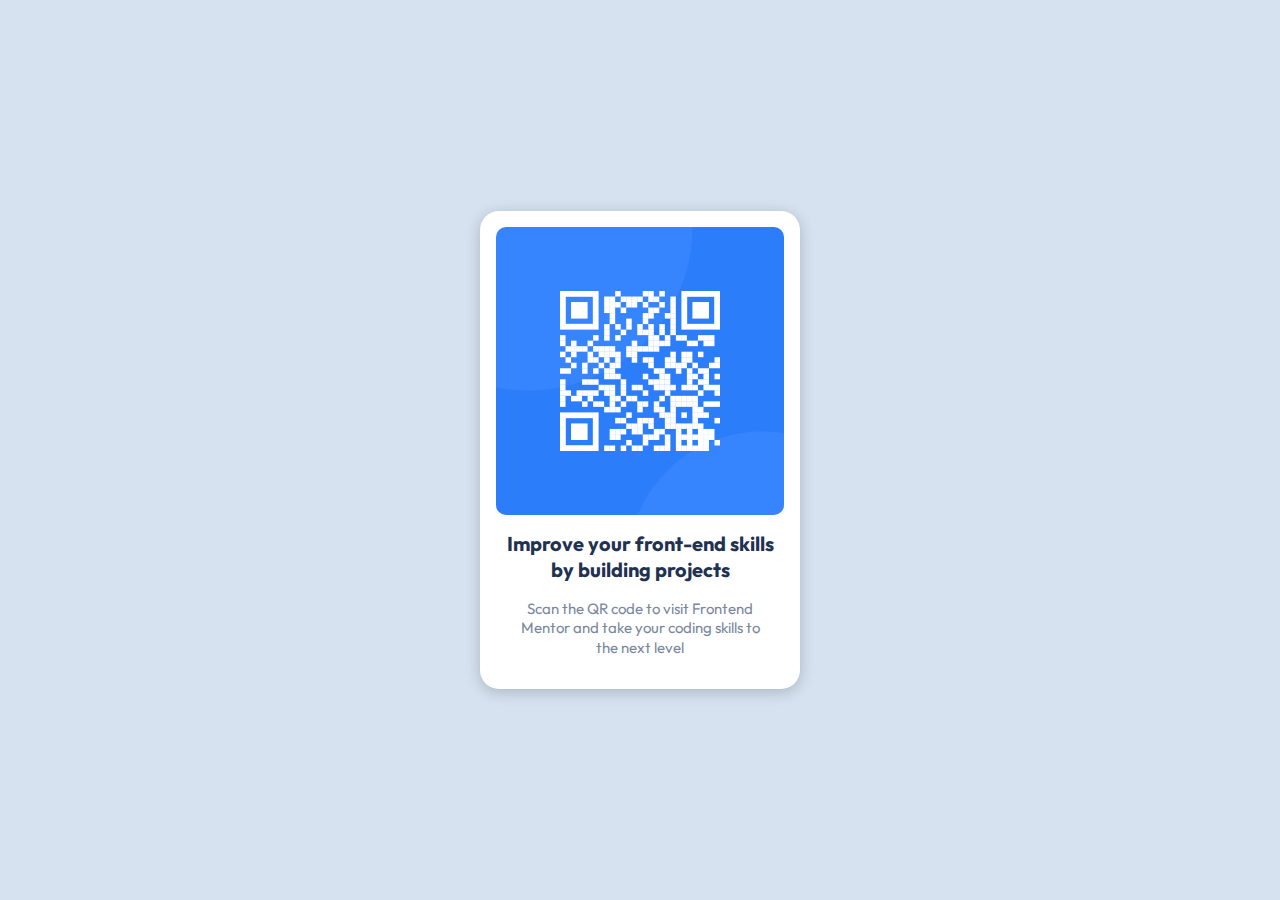
<file: qr-code-component/index.html>
<!DOCTYPE html>
<html lang="en">

<head>
  <meta charset="UTF-8">
  <meta name="viewport" content="width=device-width, initial-scale=1.0">
  <!-- displays site properly based on user's device -->

  <link rel="icon" type="image/png" sizes="32x32" href="./images/favicon-32x32.png">

  <title>Frontend Mentor | QR code component</title>

  <link rel="stylesheet" href="style/reset.css">
  <link rel="preconnect" href="https://fonts.googleapis.com">
  <link rel="preconnect" href="https://fonts.gstatic.com" crossorigin>
  <link href="https://fonts.googleapis.com/css2?family=Outfit:wght@400;700&display=swap" rel="stylesheet">
  <link rel="stylesheet" href="style/main.css">


</head>

<body>

  <div class="qr-code-component">
   <div class="component-img">
    <img src="images/image-qr-code.png" alt="QR Code Image">
   </div>
    <div class="component-body">
      <h1>Improve your front-end skills by building projects</h1>
    <p>Scan the QR code to visit Frontend Mentor and take your coding skills to the next level</p>
    </div>
  </div>
  
</body>

</html>
</file>
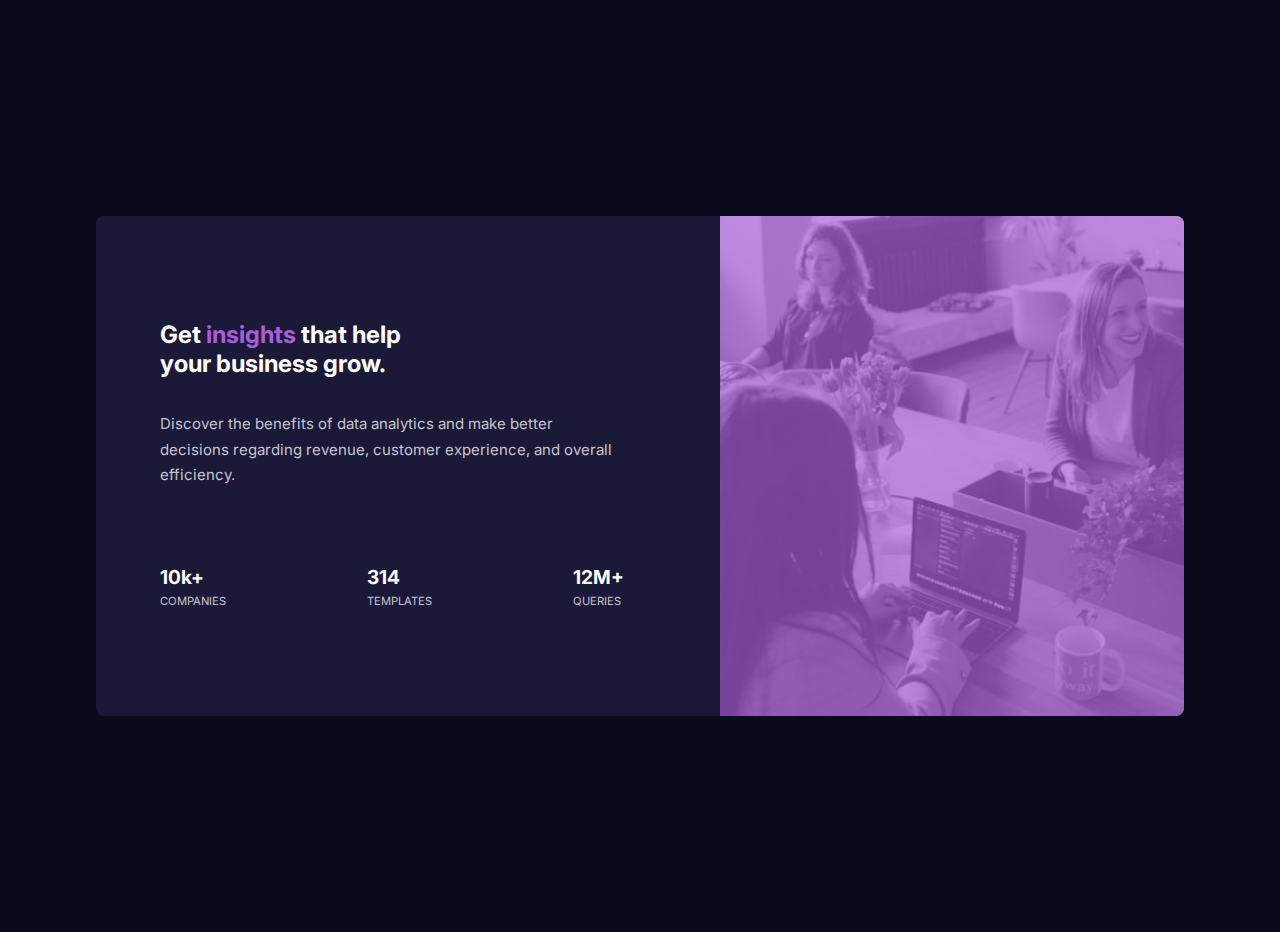
<file: stats-preview-card-component/index.html>
<!DOCTYPE html>
<html lang="en">

<head>
  <meta charset="UTF-8">
  <meta name="viewport" content="width=device-width, initial-scale=1.0">
  <!-- displays site properly based on user's device -->

  <link rel="icon" type="image/png" sizes="32x32" href="./images/favicon-32x32.png">

  <title>Frontend Mentor | Stats preview card component</title>
  <link rel="stylesheet" href="style/reset.css">
  <link rel="preconnect" href="https://fonts.googleapis.com">
  <link rel="preconnect" href="https://fonts.gstatic.com" crossorigin>
  <link href="https://fonts.googleapis.com/css2?family=Inter:wght@400;700&family=Lexend+Deca&display=swap"
    rel="stylesheet">
  <link rel="stylesheet" href="style/main.css">

</head>

<body>

  <div class="card">
    <div class="card-img">
      <div class="overlay">

      </div>
    </div>
    <div class="card-body">
      <h1>Get <span>insights</span> that help your business grow.</h1>
      <p>Discover the benefits of data analytics and make better decisions regarding revenue, customer
        experience, and overall efficiency.
      </p>
      <div class="card-body-footer">
        <div class="footer-item">
          <span>10k+</span>
          <p>companies</p>
        </div>
        <div class="footer-item">
          <span>314</span>
          <p>templates</p>
        </div>
        <div class="footer-item">
          <span>12M+</span>
          <p>queries</p>
        </div>
      </div>
    </div>
  </div>
</body>

</html>
</file>
<file: billing-page/style.css>
:root {
    --darkest-blue: #1A194D;
    --dark-blue: #62618F;
    --light-gray: #f8f8f8;
    --white: #fff;
    --orange: #ee4d36;
}

body {
    font-family: 'Poppins', sans-serif;
    font-size: 14px;
    display: flex;
    height: 100vh;
    color: var(--dark-blue);
    background: linear-gradient(-45deg, var(--light-gray), var(--white));
}

/* Sidebar */

.sidebar {
    width: 260px;
    flex-shrink: 0;
    height: 100%;
    padding: 36px;
    background-color: var(--light-gray);

    display: flex;
    flex-direction: column;

}

.sidebar .profile-info {
    display: flex;
    align-items: center;
    gap: 12px;
    margin-bottom: 48px;
}

.profile-body h2 {
    font-size: 16px;
    color: var(--darkest-blue);
    font-weight: 700;
    margin-bottom: 4px;
}

nav {
    display: flex;
    flex-direction: column;
    gap: 8px;
    flex: 1;
}
nav .nav-item {
    display: flex;
    align-items: center;
    gap: 12px;
    padding: 8px 16px 8px 0;
}

nav .nav-item.active {
    color: var(--darkest-blue);
    position: relative;
}

nav .nav-item.active::before {
    content: '';
    display: block;
    width: 6px;
    background-color: var(--orange);
    position: absolute;
    top: 0;
    bottom: 0;
    border-radius: 999px;
    left: -16px;

}

nav .nav-item:last-child {
    margin-top: auto;
}

/* Main */

main {
    flex: 1;
    height: 100%;
    padding: 48px 72px;
}

main h1 {
    font-size: 32px;
    font-weight: 700;
    line-height: 48px;
    color: var(--darkest-blue);
}

.main-left-wrapper {
    flex: 1;
}

.main-left-wrapper #order-history .history-title {
    font-size: 16px;
    font-weight: 700;
    margin-bottom: 8px;
    color: var(--darkest-blue);
}

.main-left-wrapper #order-history .history-desc {
    margin-bottom: 48px;
}

.main-wrapper {
    display: flex;
    gap: 62px;
    align-items: flex-start;
}

.main-left-wrapper {
    display: flex;
    flex-direction: column;
    gap: 72px;
    flex: 1;
}

.main-left-wrapper .table {
    display: flex;
    flex-direction: column;
    gap: 4px;
    margin-bottom: 16px;
  }

  .main-left-wrapper .table button {
    border: 1px solid var(--dark-blue);
    padding: 8px 16px;
    border-radius: 8px;
  }

  .table .row {
    display: flex;
    align-items: center;
    padding: 16px;
    margin-left: -16px;
    color: var(--darkest-blue);
    font-size: 16px;
  }

  .table .row.active {
    background-color: var(--white);
    box-shadow: 0px 8px 19px rgba(223, 223, 253, 0.6);
    border-radius: 8px;
  }

  .table .row .column {
    flex: 1;
  }

  .table .row .column h2 {
    font-size: 14px;
    color: var(--dark-blue);
  }

  #order-history a {
    color: var(--orange);
    text-decoration: underline;
  }

#payment .payment-body {
    display: flex;
    align-items: center;
    gap: 16px;
}

#payment h3 {
    font-weight: 700;
    font-size: 16px;
    color: var(--darkest-blue);
    line-height: 24px;
    margin-bottom: 4px;
}

#payment .payment-pragraph {
    margin-bottom: 24px;
}

#payment .payment-body .payment-desc {
    color: var(--darkest-blue);
    font-size: 16px;
    font-weight: 500;
}

.payment-body .payment-image {
    border: 1px solid var(--dark-blue);
    border-radius: 8px;
    padding: 4px 8px;
  }

.payment-body p {
    flex: 1;
}

.payment-body button {
    border: 1px solid var(--dark-blue);
    padding: 8px 16px;
    border-radius: 8px;
}

.main-right-wrapper {
    padding: 32px;
    background-color: var(--orange);
    color: var(--white);
    border-radius: 16px;
}

.main-right-wrapper .plan {
    font-size: 16px;
}

.main-right-wrapper h3 {
    font-weight: 700;
    font-size: 24px;
    line-height: 36px;
}

.main-right-wrapper button {
    border: 1px solid var(--white);
    font-size: 16px;
    padding: 8px 16px;
    margin-top: 16px;
    border-radius: 8px;

}
</file>
<file: fylo-landing-page/style.css>
:root {
    --darkest-blue: hsl(217, 28%, 15%);
    --dark-blue: hsl(218, 28%, 13%);
    --footer-dark-blue: hsl(216, 53%, 9%);
    --testimonial-bg: hsl(219, 30%, 18%);
    --cyan: hsl(176, 68%, 64%);
    --blue: hsl(198, 60%, 50%);
    --light-red: hsl(0, 100%, 63%);
    --white: hsl(0, 0%, 100%)
}

body {
    font-family: 'Open Sans', sans-serif;
    font-size: 14px;
    color: var(--white);
    background-color: var(--dark-blue);
    line-height: 1.5;
}

.container {
    width: 94%;
    max-width: 1024px;
    margin-left: auto;
    margin-right: auto;
}

.primary-button {
    background: linear-gradient(to right, var(--blue), var(--cyan));
    color: var(--white);
    padding: 12px 48px;
    border-radius: 999px;
    cursor: pointer;
}

h1,
h2,
h3,
h4,
h5,
h6,
button,
nav {
    font-family: 'Raleway', sans-serif;
}

/* header */

header {
    display: flex;
    align-items: center;
    justify-content: space-between;
    height: 128px;
}

header nav {
    display: flex;
    gap: 36px;
}

/* hero section */

#hero {
    display: flex;
    flex-direction: column;
    align-items: center;
    gap: 24px;
    margin-left: auto;
    margin-right: auto;
    text-align: center;
    max-width: 75ch;
}

#hero .hero-image {
    display: flex;
    justify-content: center;
}

#hero h1 {
    font-size: 36px;
}

/* features */

#features {
    margin-top: 72px;
    display: flex;
    align-items: center;
    justify-content: center;
    flex-wrap: wrap;
    gap: 24px;
}

#features .feature-card {
    display: flex;
    flex-direction: column;
    align-items: center;
    text-align: center;
    width: calc(50% - 12px);
    min-width: 310px;
}

#features h3 {
    margin-top: 12px;
    font-weight: 700;
    margin-bottom: 12px;
    font-size: 16px;
}

#features p {
    opacity: 0.75;
}

/* productive */

#productive {
    display: flex;
    margin-top: 72px;
    align-items: center;
    gap: 24px;
}

#productive .productive-image {
    display: flex;
    justify-content: center;
}

#productive .productive-content {
    display: flex;
    flex-direction: column;
    gap: 12px;
}

#productive .productive-content h2 {
    max-width: 15ch;
    font-weight: bold;
    font-size: 24px;
}

#productive .productive-content p {
    opacity: 0.75;
}

#productive .productive-content a {
    color: var(--cyan);
    display: flex;
    align-items: center;
    gap: 4px;
    text-decoration: underline;
}

/* quetos */

#quetos {
    margin-top: 72px;
    display: grid;
    grid-template-columns: repeat(auto-fit, minmax(300px, 1fr));
    gap: 36px;
}

#quetos .queto-card {
    background-color: var(--darkest-blue);
    padding: 24px;
    border-radius: 4px;
}

#quetos .queto-card p {
    margin-bottom: 12px;
}

#quetos .queto-card .profile-wrapper {
    display: flex;
    align-items: center;
    gap: 12px;
}

#quetos .queto-card .profile-wrapper .profile-image {
    width: 48px;
    height: 48px;
    border-radius: 999px;
    overflow: hidden;
}

#quetos .queto-card .profile-wrapper .profile-content h6 {
    font-size: 12px;
    opacity: 0.75;
    margin-top: 4px;
}

/* call-too-action */

#call-to-action {
    position: absolute;
    left: 0;
    right: 0;
    margin-top: 72px;
    width: 75%;
    margin-left: auto;
    margin-right: auto;
    text-align: center;
    background-color: var(--darkest-blue);
    padding: 48px;
    border-radius: 8px;
    box-shadow: 0 5px 10px 10px rgba(0, 0, 0, 0.1);
}

#call-to-action h2 {
    font-size: 24px;
    margin-bottom: 12px;
    font-weight: 700;
}

#call-to-action form {
    margin-top: 12px;
    display: flex;
    align-items: center;
    justify-content: center;
    gap: 24px;
}

#call-to-action .input-wrapper {
    height: 40px;
    flex: 1;
    border-radius: 999px;
    overflow: hidden;
}

#call-to-action .input-wrapper input {
    width: 100%;
    height: 100%;
    text-indent: 12px;
}

#call-to-action .input-wrapper input::placeholder {
    opacity: 0.75;
}

footer {
    background-color: var(--footer-dark-blue);
    padding-top: 172px;
    padding-bottom: 72px;
    margin-top: 200px;
}

footer .footer-bottom {
    margin-top: 24px;
    display: flex;
    justify-content: space-between;
    gap: 24px;
    flex-wrap: wrap;
}

.footer-address {
    display: flex;
    align-items: flex-start;
    gap: 4px;
}

.footer-address p {
    max-width: 40ch;
}

.footer-com .item {
    display: flex;
    align-items: center;
    gap: 12px;
}

.footer-menu {
    display: flex;
    flex-direction: column;
    gap: 12px;
}


@media (max-width: 475px) {
    #productive {
        flex-direction: column;
        padding-top: 36px;
    }

    #productive .productive-content h2 {
        max-width: none;
    }

    footer .footer-bottom {
        flex-direction: column;
    }
}
</file>
<file: intro-section-with-dropdown-navigation/style/main.css>
:root {
    --almost-white: hsl(0, 0%, 98%);
    --medium-gray: hsl(0, 0%, 41%);
    --almost-black: hsl(0, 0%, 8%);
    --primary-shadow: 0px 3px 15px rgba(0, 0, 0, 0.2);
}

body {
    font-family: 'Epilogue', sans-serif;
    background-color: var(--almost-white);
    color: var(--medium-gray);
}

.container {
    width: 94%;
    max-width: 1024px;
    margin-left: auto;
    margin-right: auto;
}

.button-groups button {
    font-size: 16px;
    font-weight: 500;
    padding: 8px 12px;
    border-radius: 12px;
}

.button-groups button:hover {
    color: var(--almost-black);
}


.button-groups .register-btn {
    border: 1px solid var(--medium-gray);
}

nav ul li .arrow.active svg {
    transform: rotate(-180deg);
    transition: 500ms ease-in-out;
}

nav ul li .arrow svg {
    transition: 500ms ease-in-out;
}

/* Header */

header {
    display: flex;
    align-items: center;
    justify-content: space-between;
    margin-left: 48px;
    margin-right: 48px;
    gap: 48px;
    height: 72px;
}

header .header-nav {
    display: flex;
    align-items: center;
    justify-content: center;
    gap: 64px;
}

header .header-nav nav ul {
    display: flex;
    align-items: center;
    justify-content: center;
    gap: 36px;
}

header .header-nav nav ul li a {
    display: flex;
    align-items: center;
    justify-content: center;
    gap: 8px;
}

header .header-nav nav a:hover {
    color: var(--almost-black);
}

header .header-nav nav ul .feature {
    position: relative;
}

header .header-nav nav ul .feature-menu {
    display: none;
}

header .header-nav nav ul .feature-menu li {
    display: flex;
    align-items: center;
    justify-content: center;
    gap: 8px;
}


header .header-nav nav ul .feature-menu.active {
    position: absolute;
    background-color: rgb(255, 255, 255);
    box-shadow: var(--primary-shadow);
    width: 150px;
    height: 150px;
    border-radius: 12px;
    top: 20px;
    right: 0;
    display: flex;
    flex-direction: column;
    align-items: flex-start;
    padding-left: 24px;
    justify-content: center;
    gap: 12px;
}

header .header-nav nav ul .company {
    position: relative;
}

header .header-nav nav ul .company-menu {
    display: none;
}

header .header-nav nav ul .company-menu.active {
    position: absolute;
    background-color: rgb(255, 255, 255);
    box-shadow: var(--primary-shadow);
    width: 110px;
    height: 120px;
    border-radius: 12px;
    top: 20px;
    left: 0;
    text-align: start;
    display: flex;
    flex-direction: column;
    align-items: flex-start;
    padding-left: 12px;
    justify-content: center;
    gap: 12px;
}

header .button-groups {
    display: flex;
    align-items: center;
    justify-content: center;
    gap: 36px;
}


.button-groups .register-btn:hover {
    border: 1px solid var(--almost-black);
}

.hamburger-menu-open {
    display: none;
}


/* Hero  */

#hero {
    display: flex;
    align-items: center;
    justify-content: center;
    gap: 36px;
}

.hero-content {
    display: flex;
    flex-direction: column;
    margin-top: 120px;
    gap: 72px;
}

.hero-content h1 {
    color: var(--almost-black);
    font-weight: 700;
    font-size: 64px;
    max-width: 11ch;
}

.hero-content p {
    font-size: 18px;
    line-height: 1.5;
}

.hero-content button {
    padding: 16px 24px;
    background-color: var(--almost-black);
    border: 1px solid var(--almost-black);
    color: var(--almost-white);
    border-radius: 12px;
    font-size: 14px;
    font-weight: 700;
    transition: all 250ms ease;
}

.hero-content button:hover {
    background-color: var(--almost-white);
    color: var(--almost-black);
}

.companies {
    display: flex;
    align-items: center;
    gap: 36px;
}

.hero-img {
    background-image: url(../images/image-hero-desktop.png);
    background-repeat: no-repeat;
    background-size: cover;
    height: 650px;
    width: 100%;
}

.hamburger-menu-wrapper {
    display: none;
}

/* Responsive  */
@media (max-width: 768px) {

    header .header-nav nav,
    header .button-groups {
        display: none;
    }

    header {
        display: flex;
        align-items: center;
        height: 72px;
    }

    #hero {
        display: flex;
        flex-direction: column-reverse;
    }

    .hero-img {
        background-image: url(../images/image-hero-mobile.png);
        background-repeat: no-repeat;
        background-size: cover;
        height: 250px;
    }

    .hero-content {
        display: flex;
        flex-direction: column;
        align-items: center;
        justify-content: center;
        margin-top: 24px;
        gap: px;
        text-align: center;
    }

    .hero-content h1 {
        font-size: 36px;
        max-width: none;
    }

    .hero-content p {
        max-width: 36ch;
        font-size: 16px;
    }

    .hamburger-menu-wrapper {
        display: none;
        position: absolute;
        top: 0;
        bottom: 0;
        right: 0;
        left: 100%;
    }

    .hamburger-menu-open {
        display: block;
    }


    .open {
        display: flex;
        left: 0;
    }

    .mobile-nav-wrapper {
        flex: 3;
        background-color: var(--almost-white);
    }

    .overlay {
        flex: 1;
        background-color: rgba(0, 0, 0, 0.4);
    }

    .mobile-nav ul {
        display: flex;
        flex-direction: column;
        gap: 36px;
        margin-top: 72px;
        margin-left: 24px;
    }

    .mobile-nav ul li a {
        display: flex;
        align-items: center;
        justify-content: start;
        gap: 8px;
        color: var(--medium-gray);
    }

    .mobile-nav-wrapper .button-groups {
        display: flex;
        flex-direction: column;
        align-items: center;
        justify-content: center;
        gap: 24px;
        margin-top: 24px;
    }

    .button-groups button {
        padding: 12px 72px;
    }

    .hamburger-menu-close {
        margin-left: auto;
        margin-top: 24px;
        margin-right: 24px;
    }

    nav ul .mobile-feature {
        position: relative;
    }

    nav ul .mobile-feature-menu {
        display: none;
    }

    nav ul .mobile-feature.active {
        height: 160px;
        width: 150px;
    }

    nav ul .mobile-feature-menu li {
        display: flex;
        align-items: center;
        justify-content: flex-start;
        gap: 8px;
    }

    nav ul .mobile-feature-menu.active {
        position: absolute;
        top: -40px;
        left: 0;
        display: flex;
        flex-direction: column;
        align-items: flex-start;
        justify-content: center;
        gap: 24px;
    }

    nav ul .mobile-company {
        position: relative;
    }

    nav ul .mobile-company.active {
        height: 120px;
        width: 150px;
    }

    nav ul .mobile-company-menu {
        display: none;
    }

    nav ul .mobile-company .mobile-company-menu.active {
        position: absolute;
        top: -40px;
        left: 0;
        display: flex;
        flex-direction: column;
        align-items: flex-start;
        justify-content: center;
        gap: 24px;
    }
}
</file>
<file: news-homepage/style.css>
:root {
    --soft-orange: hsl(35, 77%, 62%);
    --soft-red: hsl(5, 85%, 63%);
    --white: hsl(36, 100%, 99%);
    --grayish-blue: hsl(233, 8%, 79%);
    --dark-grayish-blue: hsl(236, 13%, 42%);
    --very-dark-blue: hsl(240, 100%, 5%);
}

body{
    font-family: 'Inter', sans-serif;
    font-size: 15px;
    line-height: 1.5;
}

.container {
    width: 96%;
    max-width: 1024px;
    margin-left: auto;
    margin-right: auto;
    margin-top: 72px;
}

/* Header */

header {
    display: flex;
    align-items: center;
    justify-content: space-between;
}

header .desktop-nav {
    display: flex;
    gap: 36px;
}

header .desktop-nav a {
    color: var(--dark-grayish-blue);
}

header .hamburger-menu-open{
    display: none;
}

.hamburger-menu-wrapper {
    display: none;
}

/* Main */

main {
    display: grid;
    margin-top: 72px;
    gap: 24px;
}

/* Featured New */

section#featured-new h1 {
    font-weight: 800;
    font-size: 36px;
    line-height: 36px;
    color: var(--very-dark-blue);
    flex: 1;
}

.featured-content {
    margin-top: 24px;
}

.featured-content .featured-desc {
    flex: 1;
}

.featured-content .featured-desc p {
    color: var(--dark-grayish-blue);
}

.featured-content .featured-desc button {
    background-color: var(--soft-red);
    padding: 12px 24px;
    color: var(--white);
    margin-top: 24px;
    letter-spacing: 1.75px;
    text-transform: uppercase;
}

/* News Sidebar */

section#news-sidebar {
    background-color: var(--very-dark-blue);
    color: var(--white);
    padding: 16px;
}

section#news-sidebar .sidebar-item:not(:last-child) {
    border-bottom: 1px solid var(--dark-grayish-blue);
    padding-bottom: 16px;
}

section#news-sidebar .sidebar-item:not(:nth-child(2)) {
    padding-top: 16px;
}

section#news-sidebar h2{
    color: var(--soft-orange);
    font-weight: 700;
    font-size: 24px;
    margin-bottom: 12px;
}

.sidebar-item h4 {
    font-weight: 700;
    margin-bottom: 4px;
}

.sidebar-item p {
    color: var(--dark-grayish-blue);
    font-size: 12px;
}


/* News Bottom */

section#news-bottom {
    margin-top: 72px;
    display: flex;
    justify-content: space-between;
    gap: 12px;
}

section#news-bottom .bottom-item {
    flex: 1;
    display: flex;
    align-items: center;
    gap: 12px;
}

.bottom-item .bottom-content .news-number {
    color: var(--dark-grayish-blue);
    font-size: 24px;
    font-weight: 800;
}

.bottom-item .bottom-content h3 {
    color: var(--very-dark-blue);
    font-weight: 800;
}

.bottom-item .bottom-content .news-bottom-desc {
    color: var(--dark-grayish-blue);
    font-size: 12px;
}

@media (min-width: 500px) {
    main {
        grid-template-areas:
          "featuredNew featuredNew newsSidebar"
          "newsBottom newsBottom newsBottom";
    }

    section#featured-new {
        grid-area: featuredNew;
    }

    section#news-sidebar {
        grid-area: newsSidebar;
    }
    
    section#news-bottom {
        grid-area: newsBottom;
    }

    .featured-content {
        display: flex;
        gap: 24px;
    }

    .featured-content h1{
        max-width: 10ch;
    }

    .featured-content .featured-desc p {
        max-width: 40ch;
    }
}

@media (max-width: 500px) { 
    .featured-desc {
        margin-top: 12px;
    }

    #news-bottom{
        flex-direction: column;
        gap: 24px;
    }

    .bottom-image {
        flex: 1;
    }

    .bottom-content {
        flex: 2;
    }

    header .desktop-nav {
        display: none;
    }

    header .hamburger-menu-open { 
        display: block;
    }

    .hamburger-menu-wrapper {
        display: none;
        position: absolute;
        top: 0;
        bottom: 0;
        right: 0;
        left: 100%;
    }

    .open {
        display: flex;
        left: 0;
    }

    .mobile-nav-wrapper {
        flex: 3;
        background-color: var(--white);
    }

    .overlay {
        flex: 1;
        background-color:rgba(0, 0, 0, 0.4);
    }

    .mobile-nav {
        display: flex;
        flex-direction: column;
        gap: 24px;
        margin-top: 72px;
        margin-left: 24px;
    }

    .mobile-nav a {
        color: var(--very-dark-blue);
    }

    .hamburger-menu-close {
        margin-left: auto;
        margin-top: 24px;
        margin-right: 24px;
    }

}
</file>
<file: nft-preview-card-component/style/main.css>
:root {
    --soft-blue: hsl(215, 51%, 70%);
    --cyan: hsl(178, 100%, 50%);
    --white: hsl(0, 0%, 100%);

    /* Main BG */
    --bg-very-dark-blue: hsl(217, 54%, 11%);

    /* Card BG */
    --card-very-dark-blue: hsl(216, 50%, 16%);

    /* Line */
    --line-very-dark-blue: hsl(215, 32%, 27%);
}

body {
    font-family: 'Outfit', sans-serif;
    background-color: var(--bg-very-dark-blue);
    display: flex;
    justify-content: center;
    align-items: center;
    min-height: 100vh;
}

.card {
    display: flex;
    flex-direction: column;
    gap: 24px;
    width: 320px;
    padding: 16px;
    border-radius: 16px;
    background-color: var(--card-very-dark-blue);
    box-shadow: 0px 3px 15px rgba(0, 0, 0, 0.2);
}

.images {
    position: relative;
    cursor: pointer;
}

.card .card-img {
    cursor: pointer;
    border-radius: 10px;
    overflow: hidden;
}

.card .images .card-img-overlay {
    position: absolute;
    top: 0;
    left: 0;
    background-color: var(--cyan);
    border-radius: 8px;
    height: 100%;
    width: 100%;
    opacity: 0;
    transition: opacity 250ms ease-in-out;
}

.card .images:hover .card-img-overlay {
    opacity: 0.5;
}

.card .images .card-img-overlay img {
    position: absolute;
    top: 50%;
    left: 50%;
    transform: translate(-50%, -50%);
}

.card-body {
    display: flex;
    flex-direction: column;
    gap: 24px;
}

.card-body h1 {
    font-size: 20px;
    color: var(--white);
    font-weight: 600;
}

.card-body h1:hover {
    cursor: pointer;
    color: var(--cyan);
}

.card-body .card-desc {
    color: var(--soft-blue);
    font-size: 18px;
    font-weight: 300;
}

.card-body .card-content {
    display: flex;
    align-items: center;
    justify-content: space-between;
    border-bottom: 1px solid var(--line-very-dark-blue);
    padding-bottom: 24px;
}

.card-body .card-content .card-content-item {
    display: flex;
    align-items: center;
    justify-content: center;
    gap: 8px;
}

.card-body .card-content .card-content-item .eth-paragraph {
    color: var(--cyan);
    font-weight: 500;
}

.card-body .card-content .card-content-item .day-paragraph {
    color: var(--soft-blue);
}

.card-footer {
    display: flex;
    align-items: center;
    gap: 16px;
}

.card-footer .card-footer-img {
    height: 40px;
    width: 40px;
    border: 1px solid var(--white);
    border-radius: 9999px;
}

.card-footer p {
    color: var(--soft-blue);
}

.card-footer p span {
    color: var(--white);
}

.card-footer p span:hover {
    cursor: pointer;
    color: var(--cyan);
}
</file>
<file: order-summary-component/style/main.css>
:root {
    --pale-blue: hsl(225, 100%, 94%);
    --bright-blue: hsl(245, 75%, 52%);
    --very-pale-blue: hsl(225, 100%, 98%);
    --desaturated-blue: hsl(224, 23%, 55%);
    --dark-blue: hsl(223, 47%, 23%);
}

body {
    font-family: 'Red Hat Display', sans-serif;
    background-color: var(--pale-blue);
    background-image: url("../images/pattern-background-desktop.svg");
    background-repeat: no-repeat;
    background-size: contain;
    display: flex;
    align-items: center;
    justify-content: center;
    min-height: 100vh;
    width: 100%;
}

.card {
    width: 400px;
    background-color: var(--very-pale-blue);
    display: flex;
    flex-direction: column;
    border-radius: 1.6rem;
    overflow: hidden;
    box-shadow: 0px 3px 15px rgba(0, 0, 0, 0.2);
}

.card-body {
    padding: 2.25rem 4rem;
    display: flex;
    flex-direction: column;
    text-align: center;
    gap: 2.25rem;
}

.card-body .card-content h1 {
    font-weight: 900;
    font-size: 2rem;
    color: var(--dark-blue);
    margin-bottom: 1.5rem;
}

.card .card-content-desc {
    color: var(--desaturated-blue);
    max-width: 30ch;
    margin-bottom: 1.5rem;
    line-height: 1.5;
    font-weight: 500;
}

.payment {
    display: flex;
    justify-content: space-between;
    align-items: center;
    padding: 1rem;
    border-radius: 0.5rem;
    background-color: rgba(224, 232, 255, 0.4);
}

.payment .payment-content {
    display: flex;
    align-items: center;
    gap: 1rem;
}

.payment .payment-content .payment-content-desc h4 {
    font-weight: 900;
    color: var(--dark-blue);
    margin-bottom: 0.25rem;
}

.payment .payment-content .payment-content-desc .price {
    color: var(--desaturated-blue);
}

.payment a {
    font-weight: 700;
    color: var(--bright-blue);
    text-decoration: underline;
}

.button-groups {
    display: flex;
    flex-direction: column;
    gap: 0.75rem;
}

.button-groups .payment-button {
    background-color: var(--bright-blue);
    padding: 1rem;
    font-weight: 700;
    border-radius: 0.5rem;
    color: var(--very-pale-blue);
    box-shadow: 0px 3px 15px rgba(0, 0, 0, 0.2);
}

.button-groups .cancel-button {
    color: var(--desaturated-blue);
    border-radius: 0.5rem;
    padding: 1rem;
    font-weight: 900;
}
</file>
<file: product-landing-page/style/main.css>
:root {
    /* Colors */
    --primary: #4a72ff;
    --primary-light: rgba(74, 114, 255, 0.05);
    --dark: #0c1b4d;
    --dark-light: rgba(12, 27, 77, 0.6);
    --dark-extra-light: rgba(12, 27, 77, 0.1);
    --spacing: #ffd39f;
    --white: #f4f7ff;
  
    /* Shadow */
    --primary-shadow: 0 5px 15px 15px rgba(74, 114, 255, 0.1);
  
    /* Font Sizes */
    --font-size-xxs: 12px;
    --font-size-xs: 14px;
    --font-size-s: 16px;
    --font-size-m: 18px;
    --font-size-xl: 24px;
    --font-size-xxl: 28px;
    --font-size-xxxl: 34px;
}

body {
    font-family: 'DM Sans', sans-serif;
    font-size: var(--font-size-s);
    color: var(--dark-light);
    line-height: 1.5;
    min-height: 100vh;
    background: linear-gradient(180deg, #eef2ff, rgba(238, 242, 255, 0));
}

.container {
    max-width: 1024px;
    margin-left: auto;
    margin-right: auto;
    width: 94%;
}

.button {
    padding: 16px 48px;
    display: flex;
    align-items: center;
    justify-content: center;
    gap: 8px;
    border-radius: 8px;
}

.primary-button {
    background-color: var(--primary);
    color: var(--white);
    box-shadow: var(--primary-shadow);
}

.secondary-button {
    background-color: var(--primary-light);
    color: var(--primary);
}

section {
    margin-top: 72px;
    margin-bottom: 72px;
}

section .section-introduction {
    max-width: 50ch;
    margin-left: auto;
    margin-right: auto;
    text-align: center;
    display: flex;
    flex-direction: column;
    gap: 12px;
}

section .section-sub-title {
    text-transform: uppercase;
    letter-spacing: 1.5px;
    font-size: var(--font-size-xs);
    color: var(--dark);
}

section .section-title {
    font-size: var(--font-size-xxl);
    color: var(--dark);
}

/* Header */

header {
    display: flex;
    align-items: center;
    justify-content: space-between;
    margin-top: 52px;
    height: 48px;
}

header .hamburger-menu-open {
    display: none;
}

.hamburger-menu-wrapper {
    display: none;
}


nav {
    color: var(--dark);
    display: flex;
    gap: 62px;
}

nav a:hover,
nav a.active {
    font-weight: 500;
}

header .primary-button {
    padding: 12px 24px;
}

/* Hero */

#hero {
    display: flex;
    align-items: center;
    gap: 24px;
}

#hero > * {
    flex: 1;
}

.sub-title {
    text-transform: uppercase;
    letter-spacing: 1.5px;
    font-size: var(--font-size-xs);
    color: var(--primary);
    margin-bottom: 16px;
}

.hero-title {
    font-size: var(--font-size-xxxl);
    color: var(--dark);
    margin-bottom: 16px;
}

.hero-actions {
    display: flex;
    gap: 24px;
    margin-top: 24px;
}

.hero-analytics {
    margin-top: 48px;
    display: flex;
    gap: 48px;
}

.hero-analytic-item {
    display: flex;
    gap: 16px;
}

.hero-analytic-item h5 {
    font-size: var(--font-size-xxs);
    text-transform: uppercase;
}

.hero-analytic-item h3 {
    font-size: var(--font-size-xl);
    color: var(--dark);
}

/* Companies */

#companies {
    display: flex;
    align-items: center;
    gap: 40px;
    background-color: var(--primary-light);
    padding: 62px;
    border-radius: 8px;
}

#companies .companiy-item img {
    filter: grayscale(1);
    opacity: 0.2;
    transition: all 250ms ease-in-out;
}

#companies .companiy-item:hover img {
    filter: grayscale(0);
    opacity: 1;
}

/* Features Horizontal */

#features-horizontal .section-body {
    display: flex;
    align-items: center;
    gap: 32px;
    text-align: center;
    margin-top: 36px;
}

#features-horizontal .section-body .feature-item-title {
    font-size: var(--font-size-m);
    color: var(--dark);
    margin-bottom: 8px;
}

#features-horizontal .feature-item {
    flex: 1;
}

#features-horizontal .section-body .feature-item-img {
    max-height: 180px;
    margin-bottom: 16px;
}

#features-horizontal .section-body img {
    margin-left: auto;
    margin-right: auto;
}

/* Features Vertical */

#features-vertical {
    display: flex;
    align-items: center;
}

#features-vertical > *{
    flex: 1;
}

#features-vertical .section-introduction {
    text-align: left;
    margin-bottom: 24px;
}

#features-vertical .section-body {
    display: flex;
    flex-direction: column;
    gap: 24px;
}

#features-vertical .feature-item {
    display: flex;
    gap: 24px;
    align-items: flex-start;
}

#features-vertical .feature-item-img {
    background-color: var(--dark-extra-light);
    padding: 16px;
    border-radius: 8px;
}

#features-vertical .feature-item-body h3 {
    color: var(--dark);
}


/* Stores */

#stores {
    background-color: var(--primary);
    padding: 100px 80px;
    border-radius: 16px;
    box-shadow: var(--primary-shadow);
    position: relative;
}

#stores .section-introduction {
    text-align: left;
    margin-left: unset;
    margin-right: unset;
    color: var(--white);
}

#stores .section-introduction ul {
    list-style: disc;
    margin-left: 16px;
    opacity: .5;
}

#stores .section-introduction h3,
#stores .section-introduction h2 {
    color: var(--white);
}

#stores .section-body {
    display: flex;
    gap:  24px;
    margin-top: 24px;
}

.store-img {
    position: absolute;
    right: 88px;
    top: 0;
    bottom: 0;
    max-height: 100%;
}


/* FAQ */

#faq .section-body {
    display: flex;
    flex-direction: column;
    gap: 32px;
    max-width: 65ch;
    margin-left: auto;
    margin-right: auto;
    margin-top: 36px;
}

#faq .faq-item {
    border-radius: 8px;
    cursor: pointer;
}

#faq .faq-item .faq-header {
    display: flex;
    align-items: center;
    justify-content: space-between;
    color: var(--dark);
    border-bottom: 1px solid var(--dark-extra-light);
    padding: 24px;
}

#faq .faq-item .faq-body {
    font-size: 0;
    opacity: 0;
    padding: 0;
    transition: opacity 250ms, font-size 500ms 250ms, padding 500ms 250ms;
}

#faq .faq-item.active {
    background-color: var(--primary);
    color: var(--white);
    box-shadow: var(--primary-shadow);
}

#faq .faq-item.active svg {
    transform: rotate(180deg);
    transition: all 500ms;
}

#faq .faq-item.active svg path{
    stroke: var(--white);
}

#faq .faq-item.active .faq-body{
    color: var(--white);
    padding: 24px;
    font-size: inherit;
    opacity: 1;
    transition: opacity 500ms 250ms, font-size 250ms, padding 250ms;
}

#faq .faq-item.active .faq-header {
    color: var(--white);
    border-color: rgba(255, 255, 255, 0.2);
}

/* Footer */

footer {
    background-color: var(--primary-light);
    padding-top: 72px;
    padding-bottom: 72px;
}

footer .container {
    display: flex;
    gap: 24px;
}

footer .companiy-item {
    flex: 2;
}

footer .title {
    display: flex;
    align-items: center;
    gap: 8px;
    color: var(--dark);
    font-weight: 700;
    margin-bottom: 8px;
}

footer .sitemap,
footer .social-media {
    flex: 1;
}

footer .companiy-item .copyright {
    margin-top: 8px;
    text-transform: uppercase;
}

footer .sitemap ul {
    display: flex;
    flex-direction:  column;
    gap: 8px;
    font-weight: 500;
}

footer .social-media ul {
    display: flex;
    gap: 24px;
    margin-top: 24px;
}

footer .social-media li {
    background-color: var(--dark-extra-light);
    padding: 8px;
    border-radius: 4px;
}

/* Responsive */

@media (max-width: 768px) {
    #hero {
        flex-direction: column-reverse;
    }

    #features-horizontal .section-body {
        flex-direction: column;
    }

    #features-vertical {
        flex-direction: column;
    }

    .store-img {
        display: none;
    }

    .section-introduction,
    #faq .section-body {
        max-width: 100%;
    }

    footer .container {
        flex-direction: column;
    }

    header .desktop-nav{
        display: none;
    }

    header .hamburger-menu-open { 
        display: block;
    }

    .hamburger-menu-wrapper {
        display: none;
        position: absolute;
        top: 0;
        bottom: 0;
        right: 0;
        left: 100%;
    }

    .open {
        display: flex;
        left: 0;
    }

    .mobile-nav-wrapper {
        flex: 3;
        background-color: var(--white);
    }

    .overlay {
        flex: 1;
        background-color:rgba(0, 0, 0, 0.4);
    }


    .mobile-nav {
        display: flex;
        flex-direction: column;
        gap: 24px;
        margin-top: 72px;
        margin-left: 24px;
    }

    .mobile-nav a {
        color: var(--very-dark-blue);
    }

    .hamburger-menu-close {
        margin-left: auto;
        margin-top: 24px;
        margin-right: 24px;
    }
}
</file>
<file: qr-code-component/style/main.css>
:root {
    --white: hsl(0, 0%, 100%);
    --light-gray: hsl(212, 45%, 89%);
    --grayish-blue: hsl(220, 15%, 55%);
    --dark-blue: hsl(218, 44%, 22%);
}

body {
    font-family: 'Outfit', sans-serif;
    background-color: var(--light-gray);
    line-height: 1.3;
    min-height: 100vh;
    display: flex;
    align-items: center;
    justify-content: center;
}

.qr-code-component {
    width: 320px;
    display: flex;
    flex-direction: column;
    gap: 16px;
    padding: 16px;
    background-color: var(--white);
    border-radius: 19px;
    max-width: 50%;
    box-shadow: 0px 3px 15px rgba(0, 0, 0, 0.2);
}

.qr-code-component img {
    border-radius: 10px;
}

.component-body {
    display: flex;
    gap: 16px;
    flex-direction: column;
    align-items: center;
    text-align: center;
}

.component-body h1 {
    font-weight: 700;
    font-size: 20px;
    color: var(--dark-blue);
}

.component-body p {
    font-size: 15px;
    color: var(--grayish-blue);
    max-width: 25ch;
    margin-bottom: 16px;
}
</file>
<file: stats-preview-card-component/style/main.css>
:root {
    /* Main Background */
    --very-dark-blue: hsl(233, 47%, 7%);

    /* Card Background */
    --dark-deasturated-blue: hsl(244, 38%, 16%);

    /* Accent */
    --soft-violet: hsl(277, 64%, 61%);

    --white: hsl(0, 0%, 100%);
    --main-paragraph-white: hsla(0, 0%, 100%, 0.75);
    --state-headings-white: hsla(0, 0%, 100%, 0.6);
}


body {
    font-family: 'Inter', sans-serif;
    /* font-family: 'Lexend Deca', sans-serif; */
    background-color: var(--very-dark-blue);
    color: var(--white);
    font-size: 15px;
    display: flex;
    align-items: center;
    justify-content: center;
    min-height: 100vh;
    margin: 1rem;
    height: 100%;
}

.card {
    background-color: var(--dark-deasturated-blue);
    text-align: center;
    display: flex;
    flex-direction: column;
    border-radius: 0.5rem;
    overflow: hidden;
}

.card .card-img {
    background-image: url(../images/image-header-mobile.jpg);
    background-position: top;
    background-repeat: no-repeat;
    background-size: cover;
    height: 250px;
}

 .card .card-img .overlay { 
    background-color: var(--soft-violet);
    height: 100%;
    opacity: .7;
} 

.card .card-body {
    display: flex;
    flex-direction: column;
    gap: 2rem;
    padding: 2rem;
}

.card .card-body h1 {
    font-size: 1.5rem;
    font-weight: 700;
    line-height: 1.2;
}

.card .card-body h1 span {
    color: var(--soft-violet);
}

.card .card-body p {
    color: var(--main-paragraph-white);
    line-height: 1.7;
}

.card .card-body-footer {
    display: flex;
    flex-direction: column;
    gap: 2rem;
}

.card .card-body .card-body-footer .footer-item {
    display: flex;
    flex-direction: column;
    gap: 0.3rem;
}

.card .card-body-footer .footer-item span {
    color: var(--white);
    font-weight: 700;
    font-size: 1.2rem;
}

.card .card-body .card-body-footer .footer-item p {
    text-transform: uppercase;
    font-size: 0.7rem;
    font-weight: 400;
    font-family: Lexend Deca', sans-serif;;
}

@media (min-width: 768px) {
    .card {
        display: flex;
        flex-direction: row-reverse;
        justify-content: center;
        align-items: center;
        padding: 0;
        text-align: left;
    }
    
    .card {
        display: flex;
        justify-content: center;
        gap: 2rem;
        align-items: center;
    }

    .card .card-body {
        padding: 4rem;
    }

    .card .card-body h1 {
        max-width: 18ch;
    }

    .card .card-body,
    .card .card-img {
        flex: 1;
    }

    .card .card-img {
        height: 500px;
        background-image: url(../images/image-header-desktop.jpg);
        background-position: top;
        background-size: cover;
    }

    .card .card-body-footer {
        margin-top: 3rem;
        display: flex;
        align-items: center;
        justify-content: space-between;
        gap: 4rem;
        flex-direction: row;
    }

}
</file>
